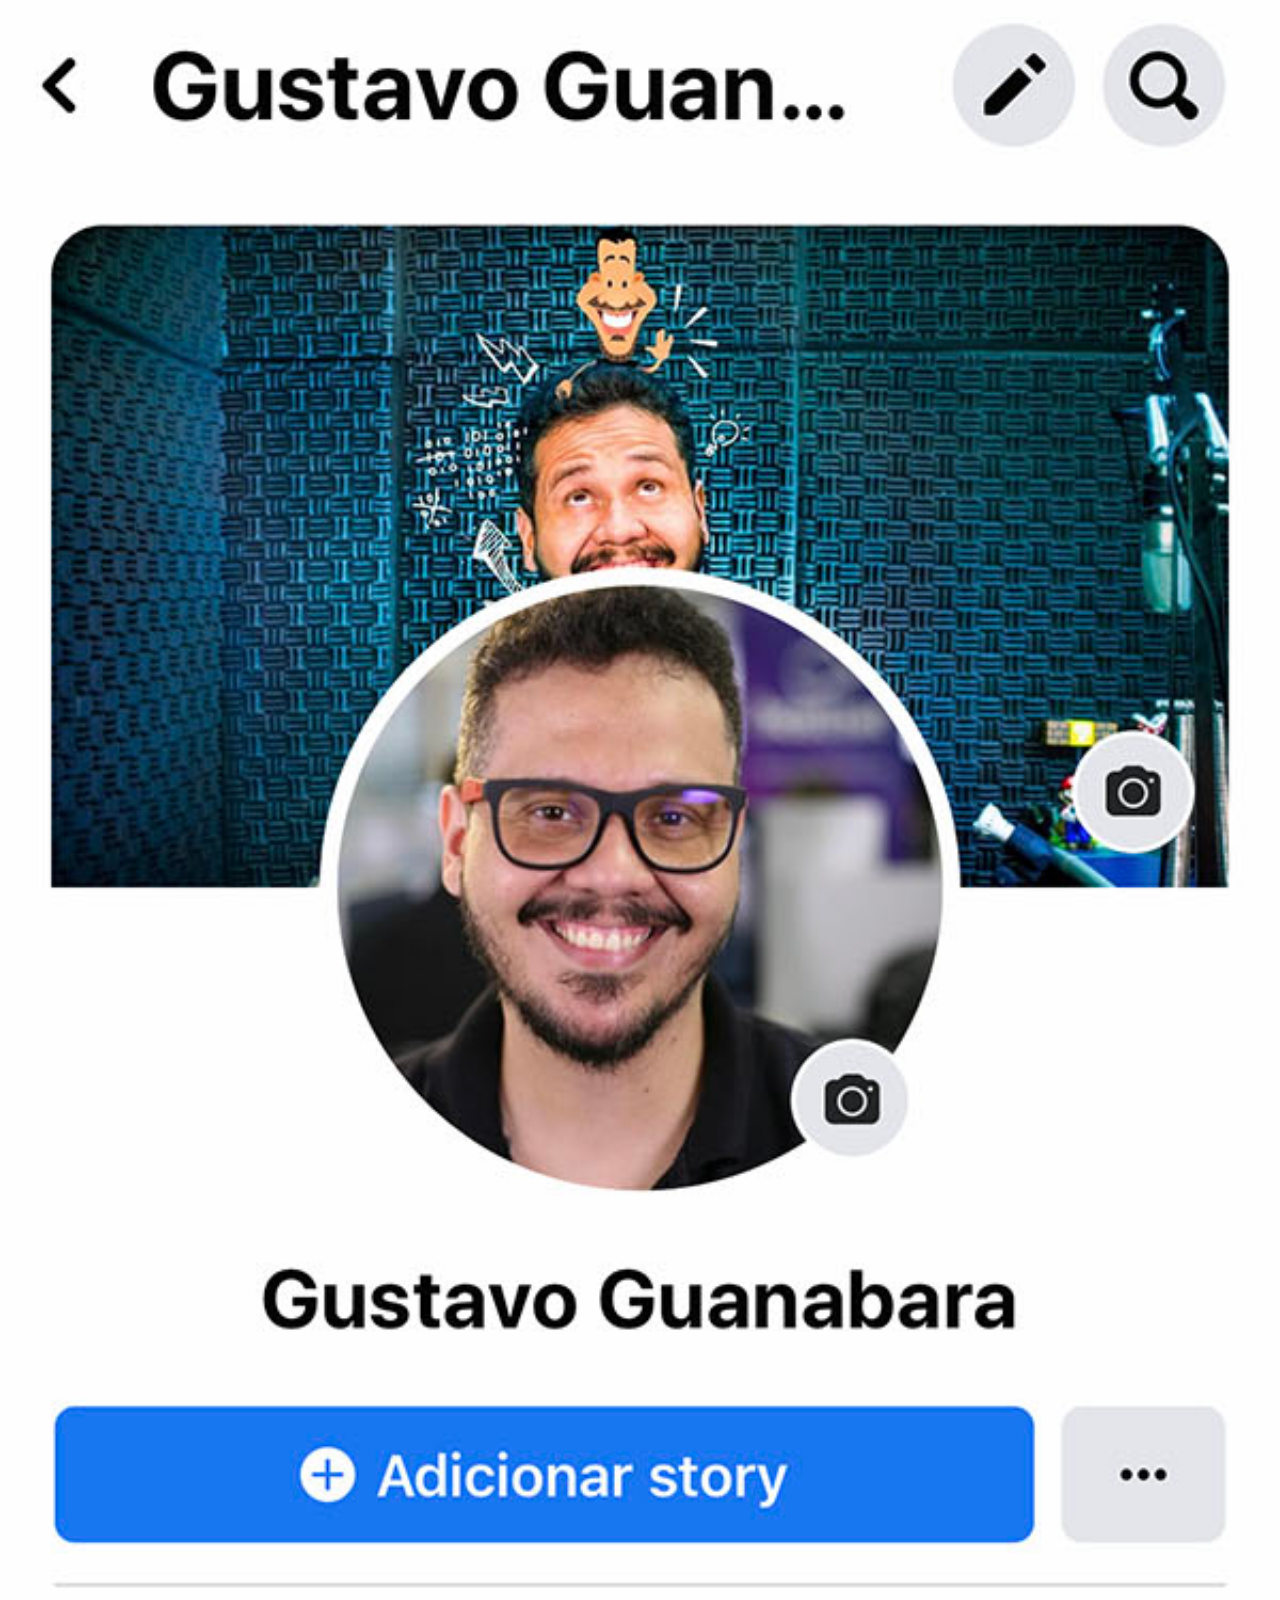
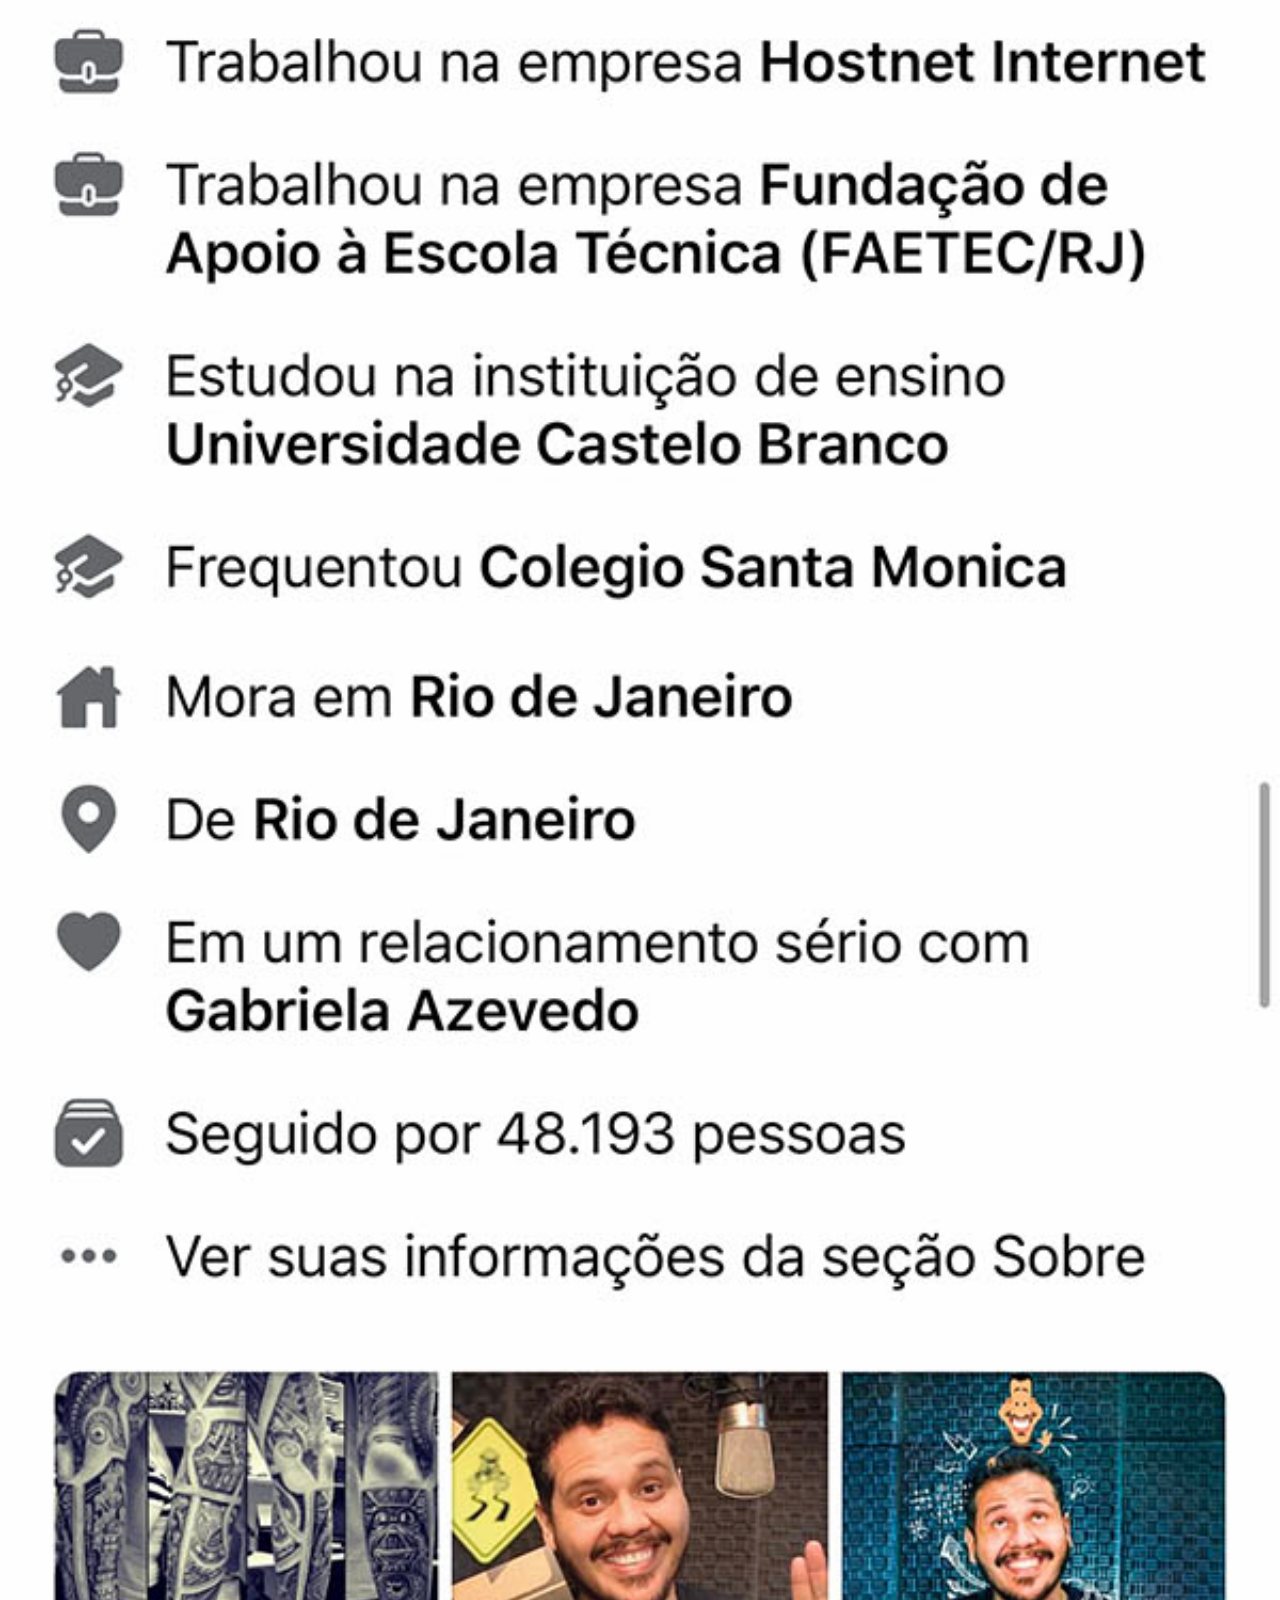
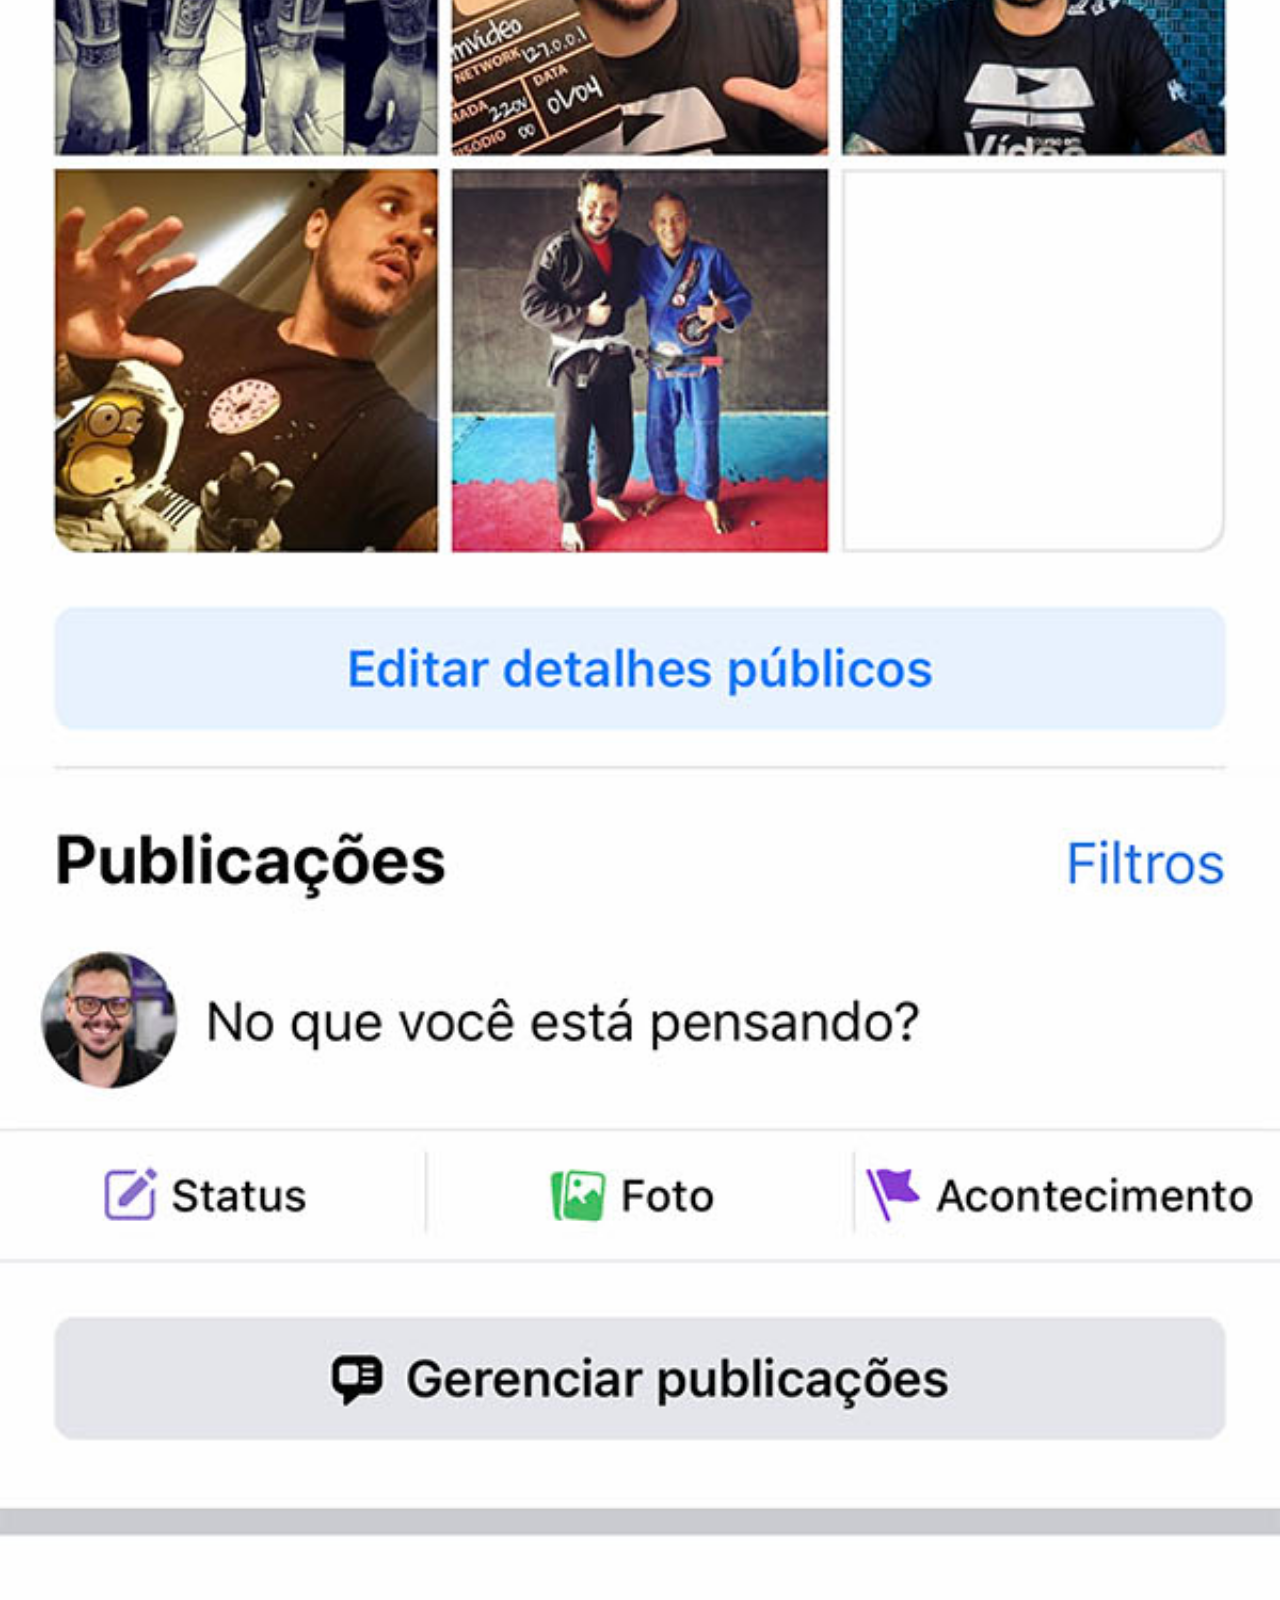
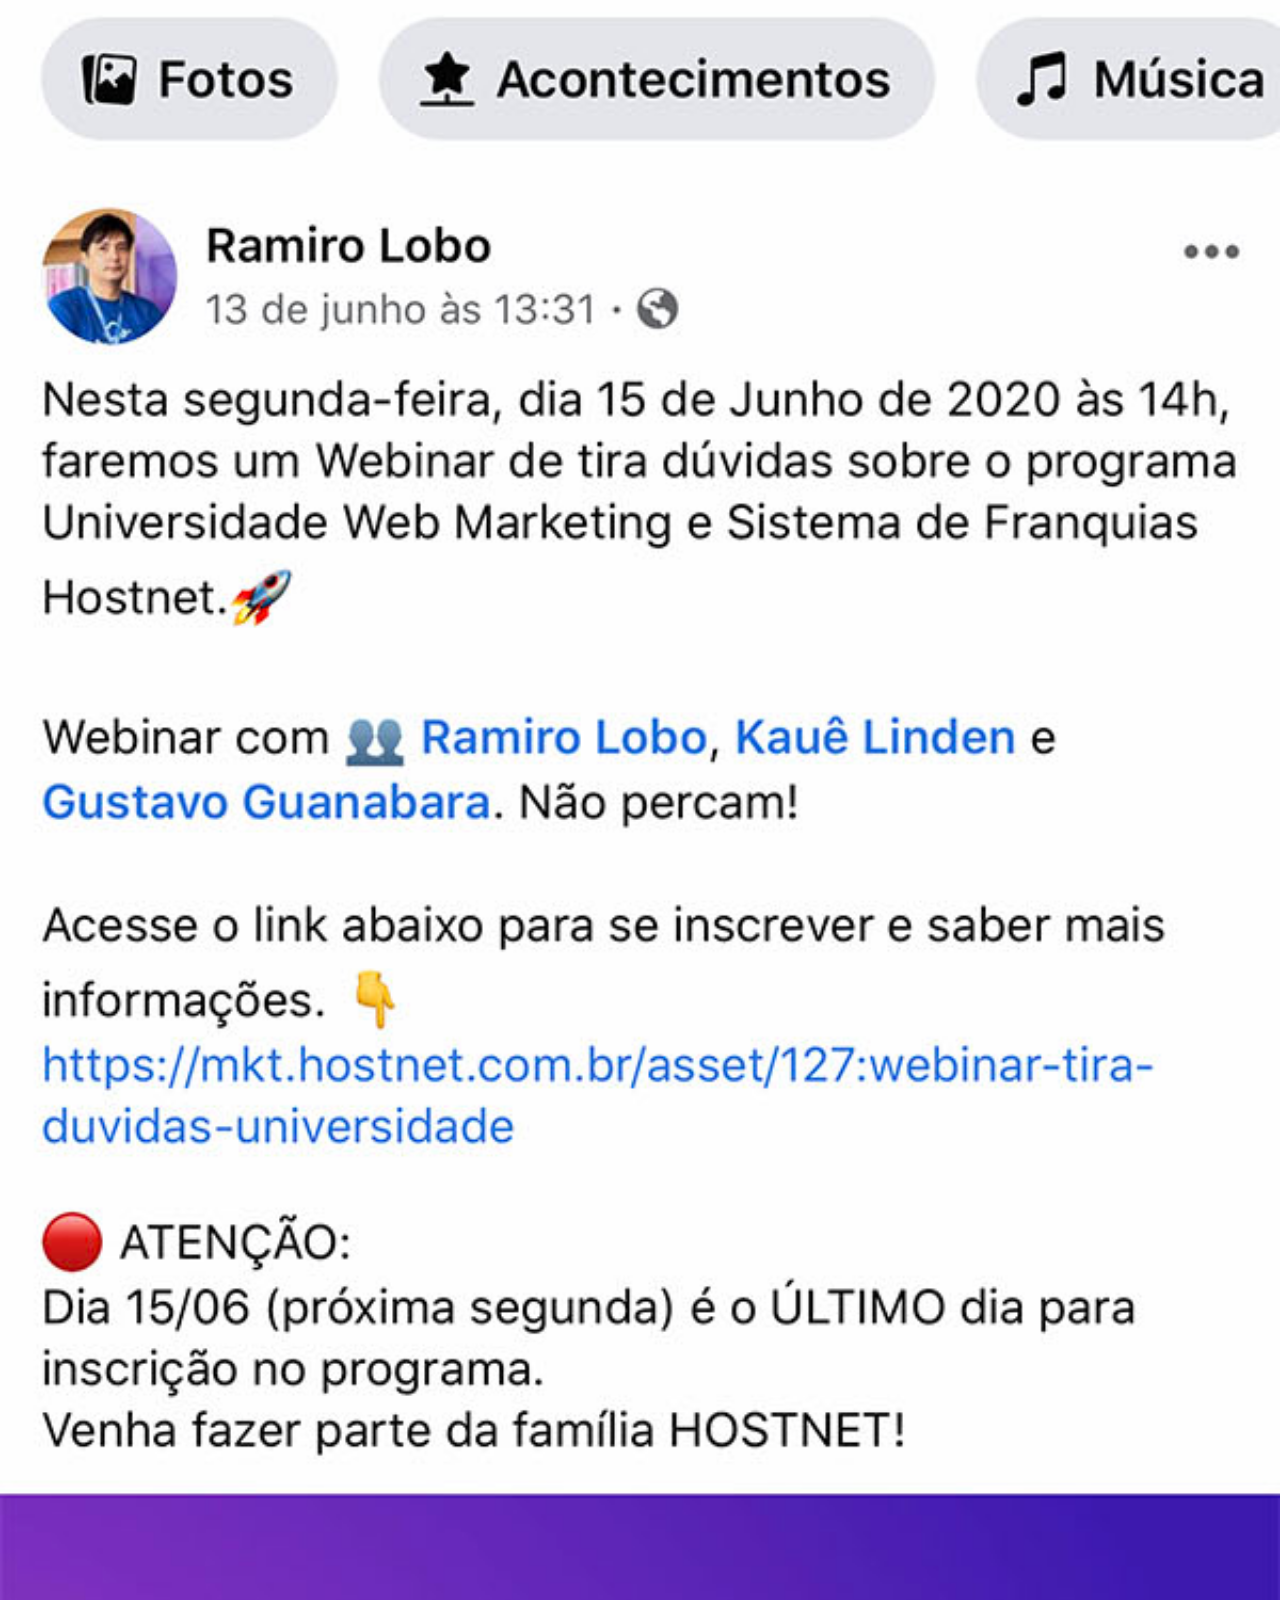
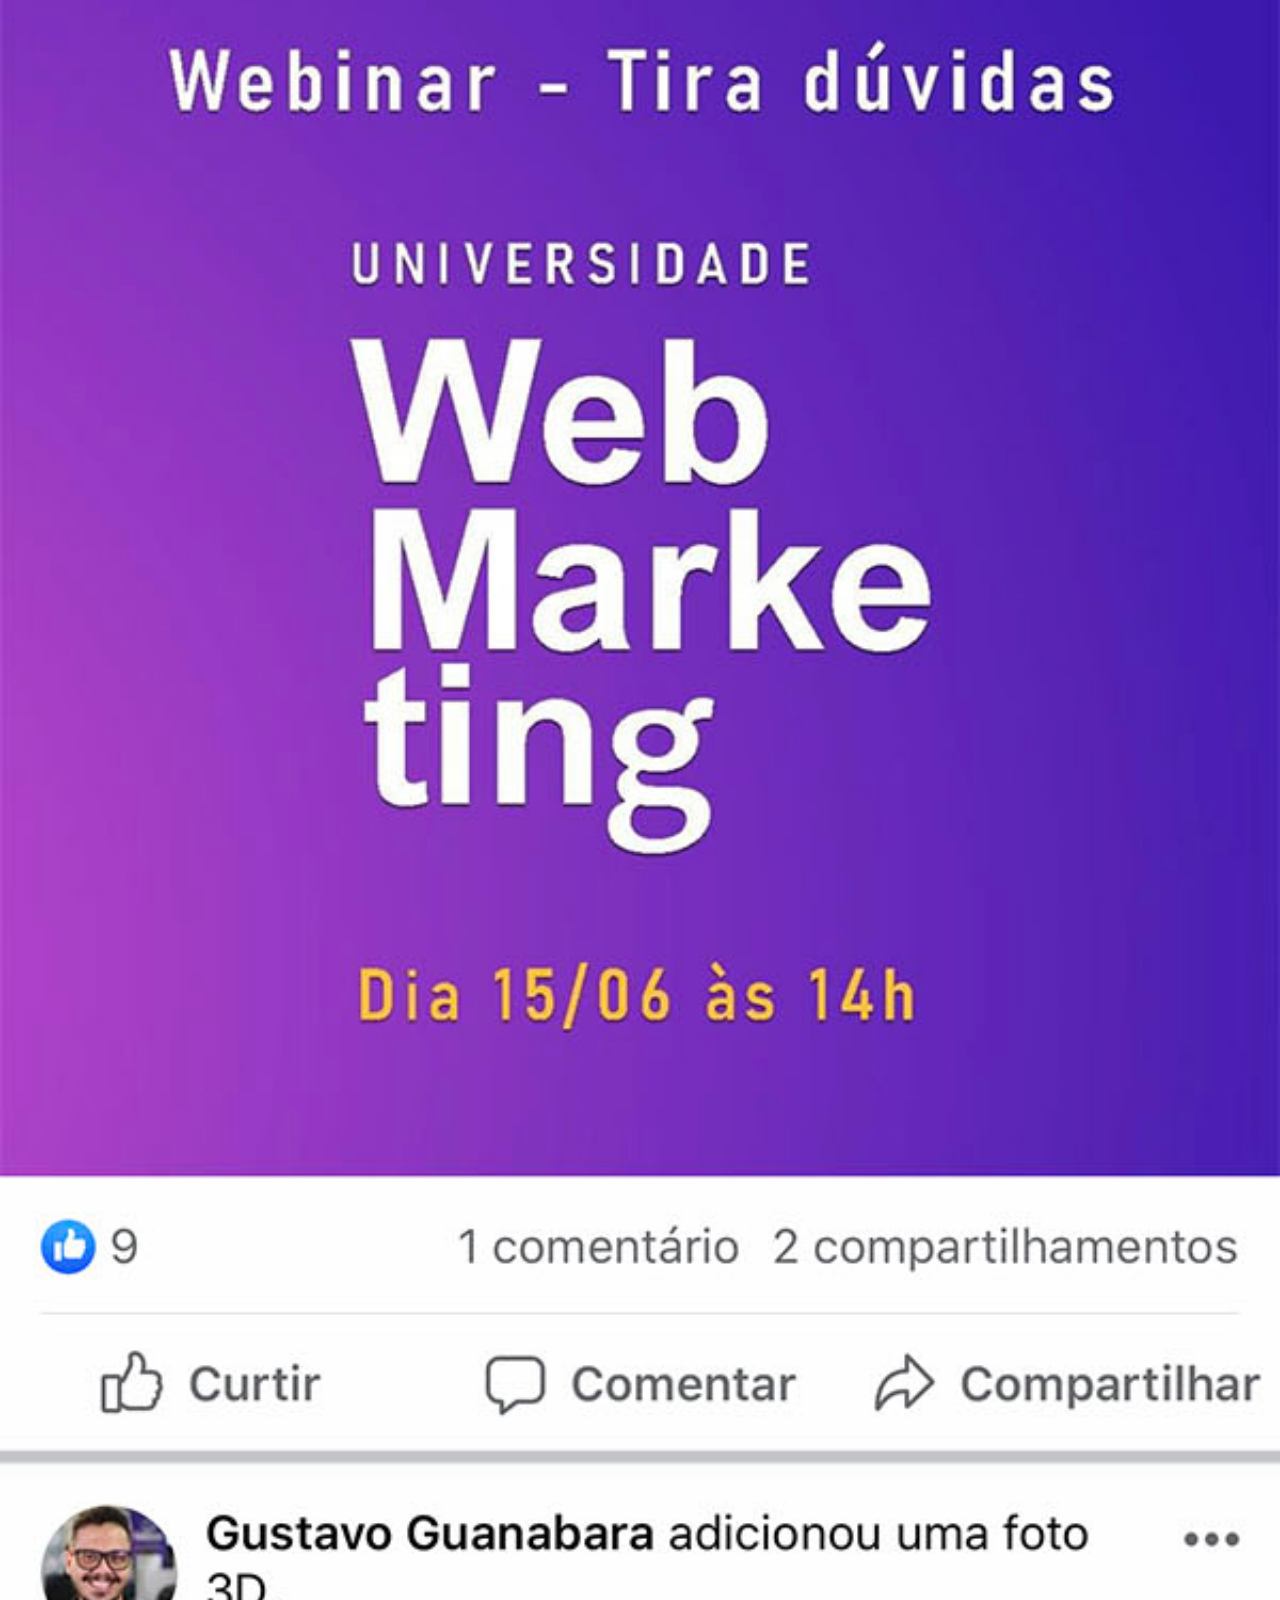
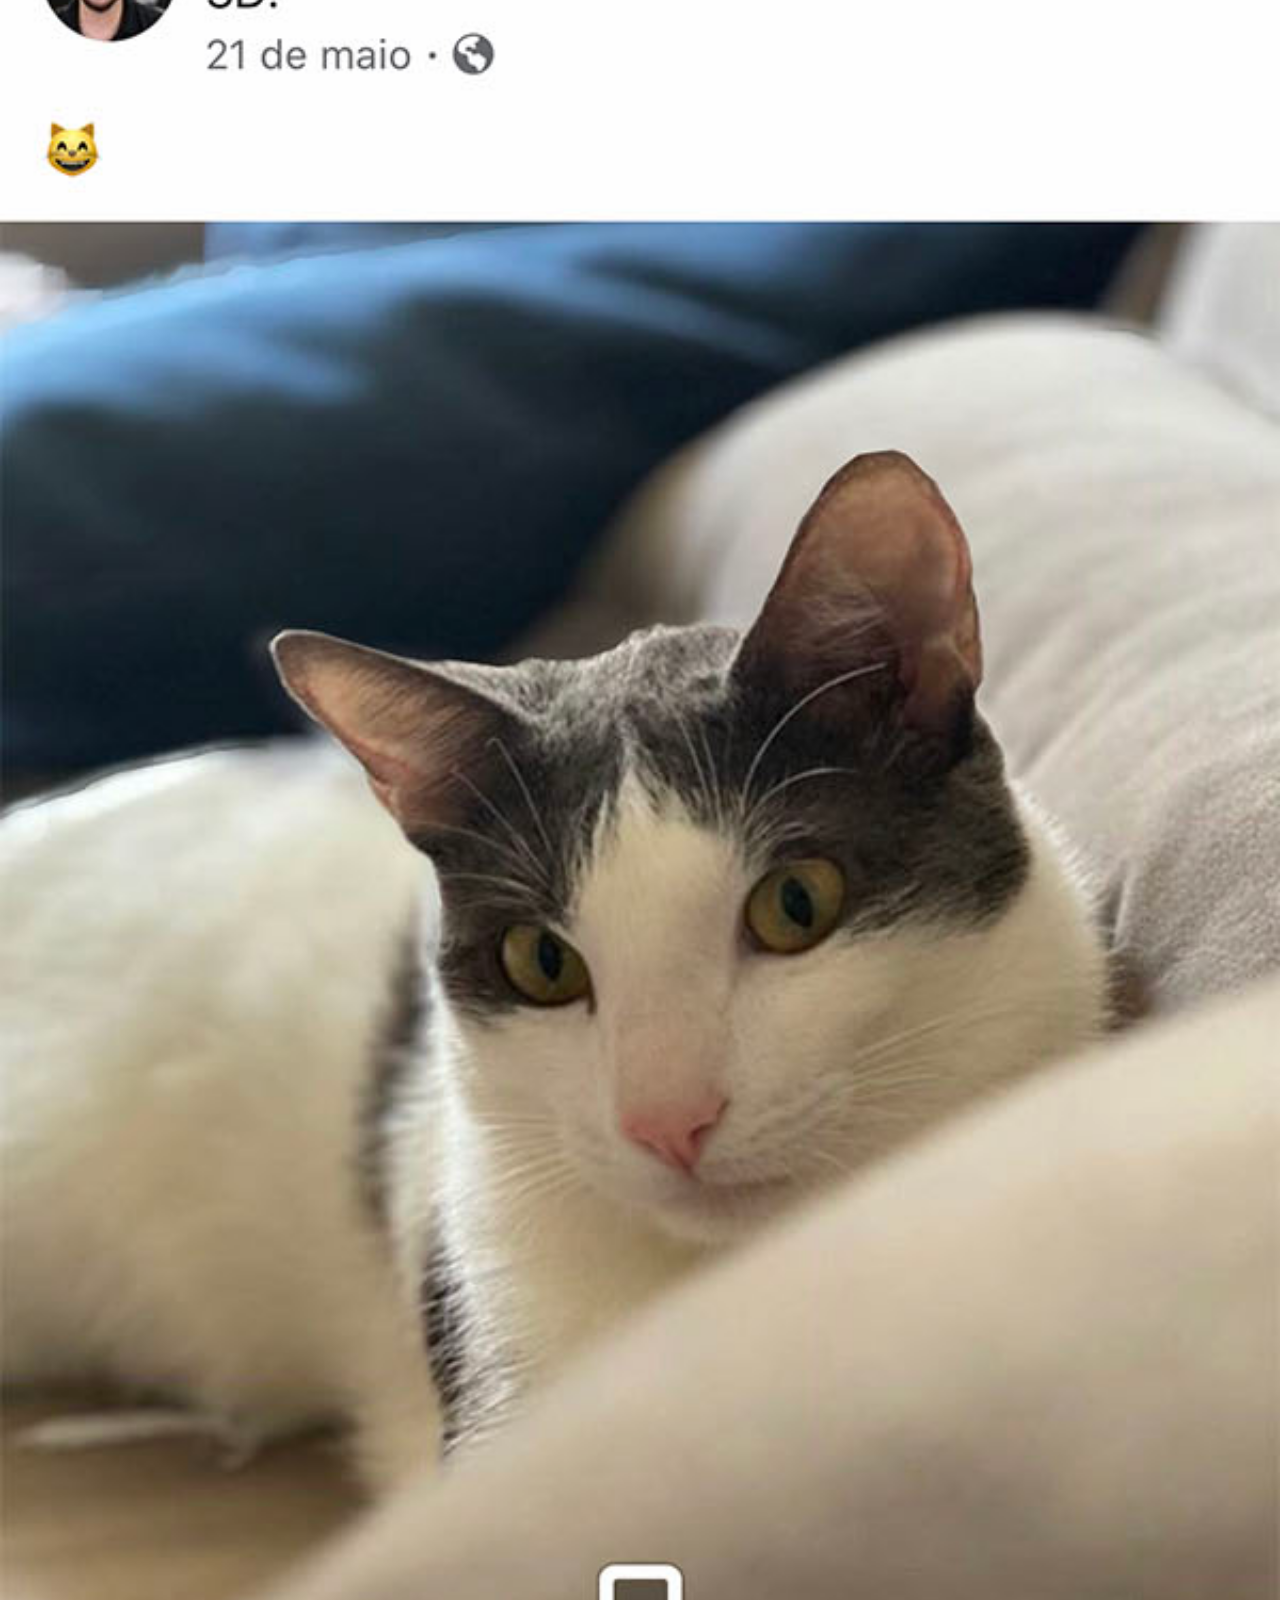
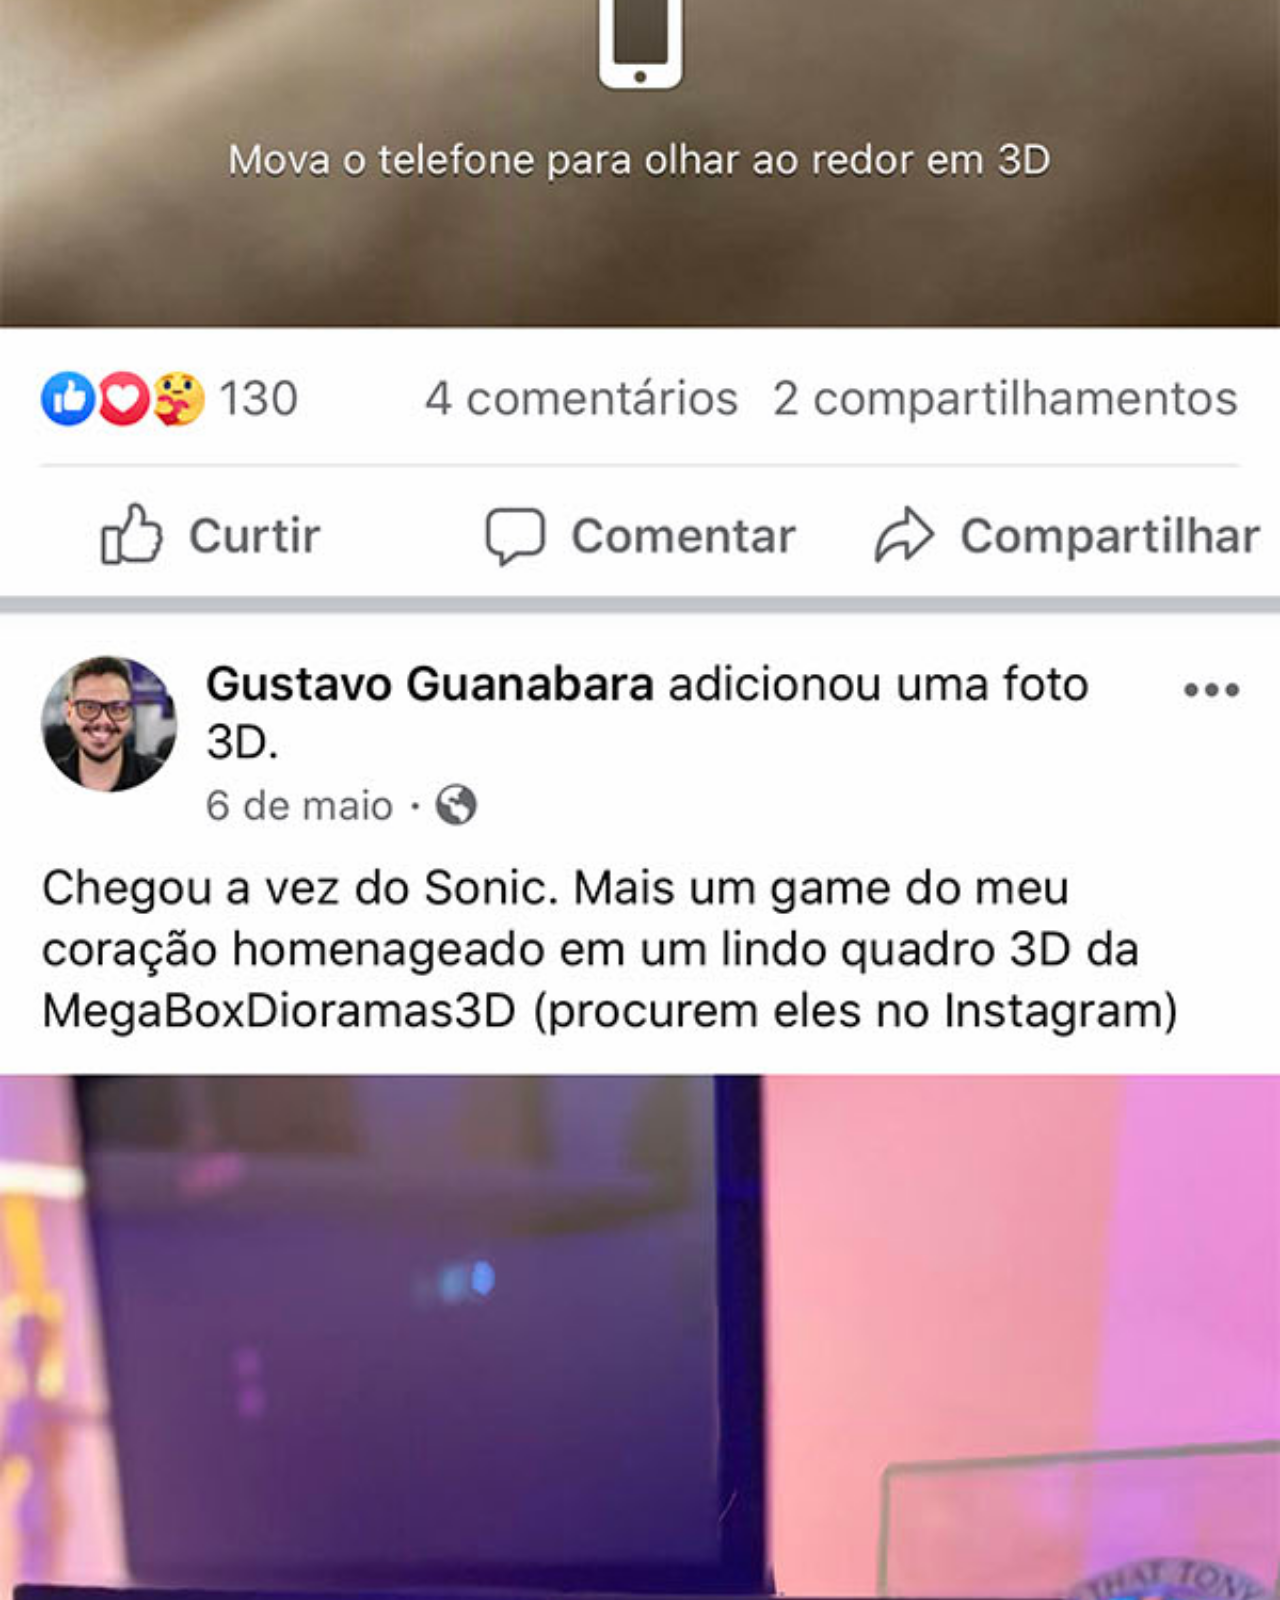
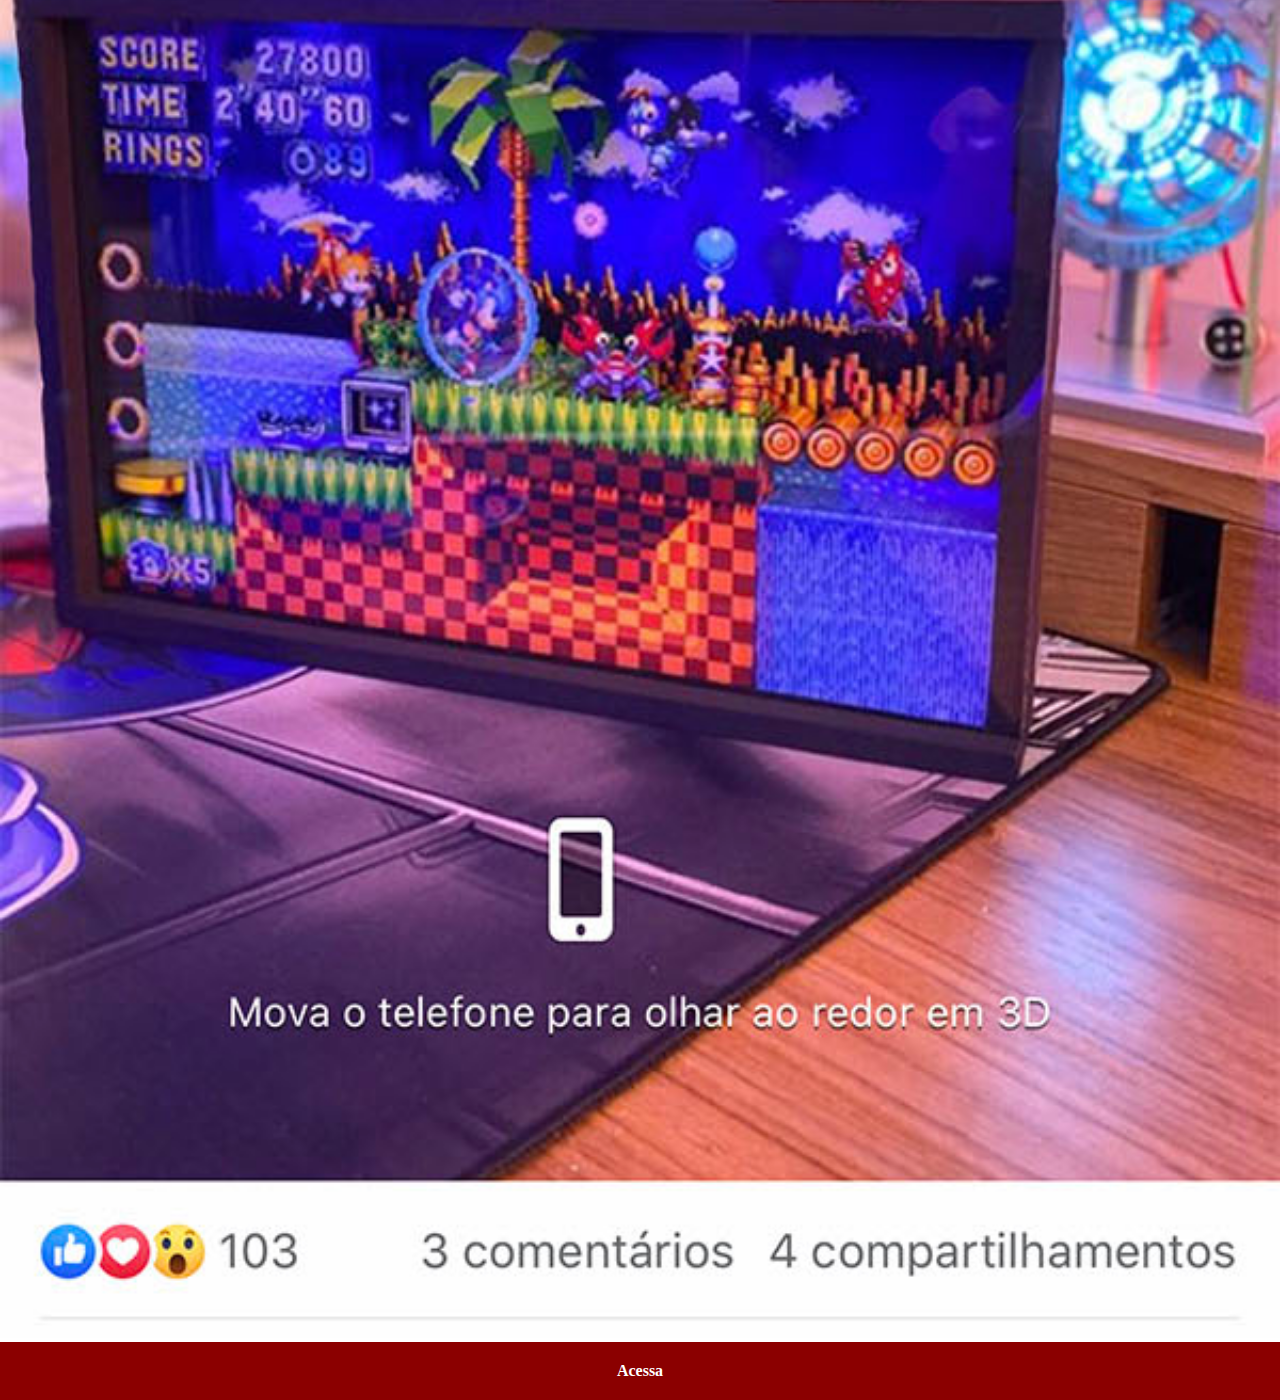
<file: face.html>
<!DOCTYPE html>
<html lang="pt-br">
<head>
    <meta charset="UTF-8">
    <meta http-equiv="X-UA-Compatible" content="IE=edge">
    <meta name="viewport" content="width=device-width, initial-scale=1.0">
    <style>
        * {
           margin: 0px;
           padding: 0px;
       }

       ::-webkit-scrollbar {
           height: 0px;
           width: 0px;
       }

       img {
           width: 100vw;
       }

       a {
           display: block;
           padding: 20px;
           background-color: darkred;
           color: white;
           text-align: center;
           text-decoration: none;
           font-weight: bold;
       }
   </style>
    <title>Document</title>
</head>
<body>
    <img src="imagens/tela-facebook.jpg" alt="facebook">
    <a href="https://www.facebook.com/">Acessa</a>
</body>
</html>
</file>
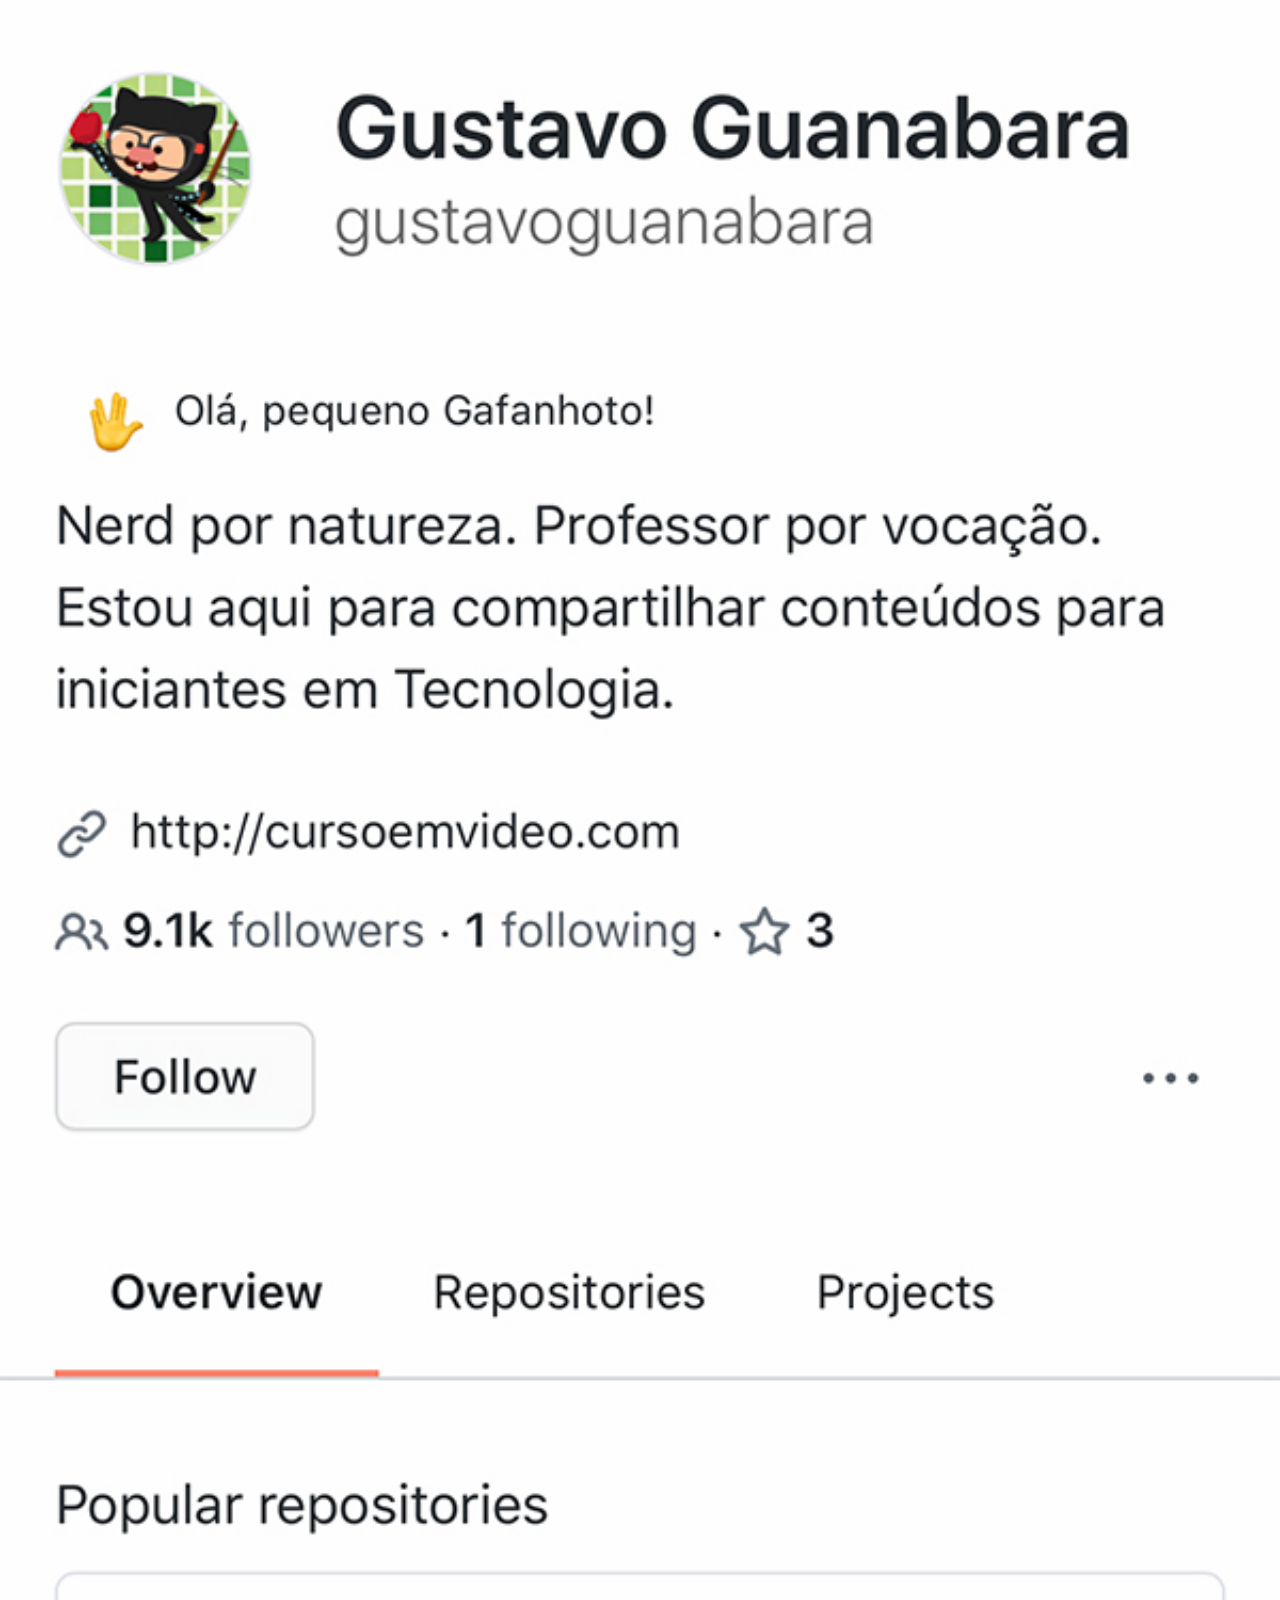
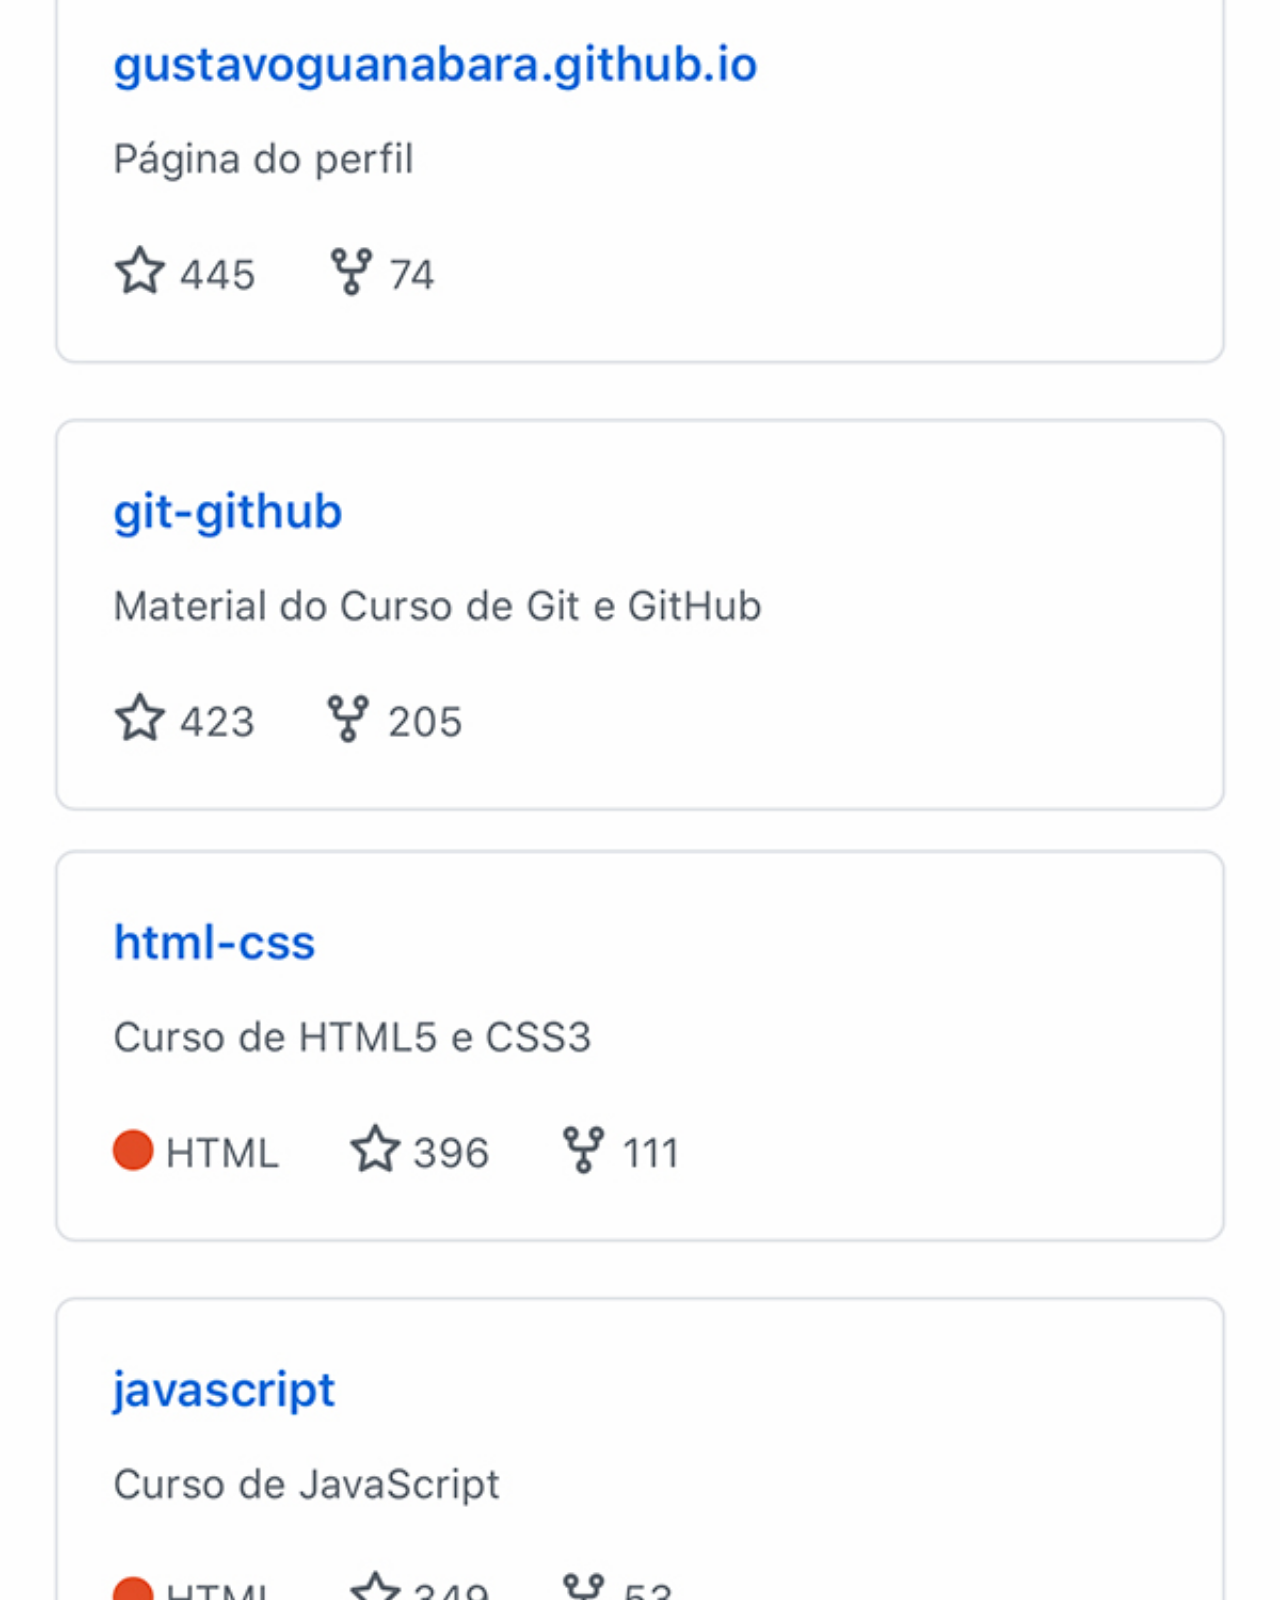
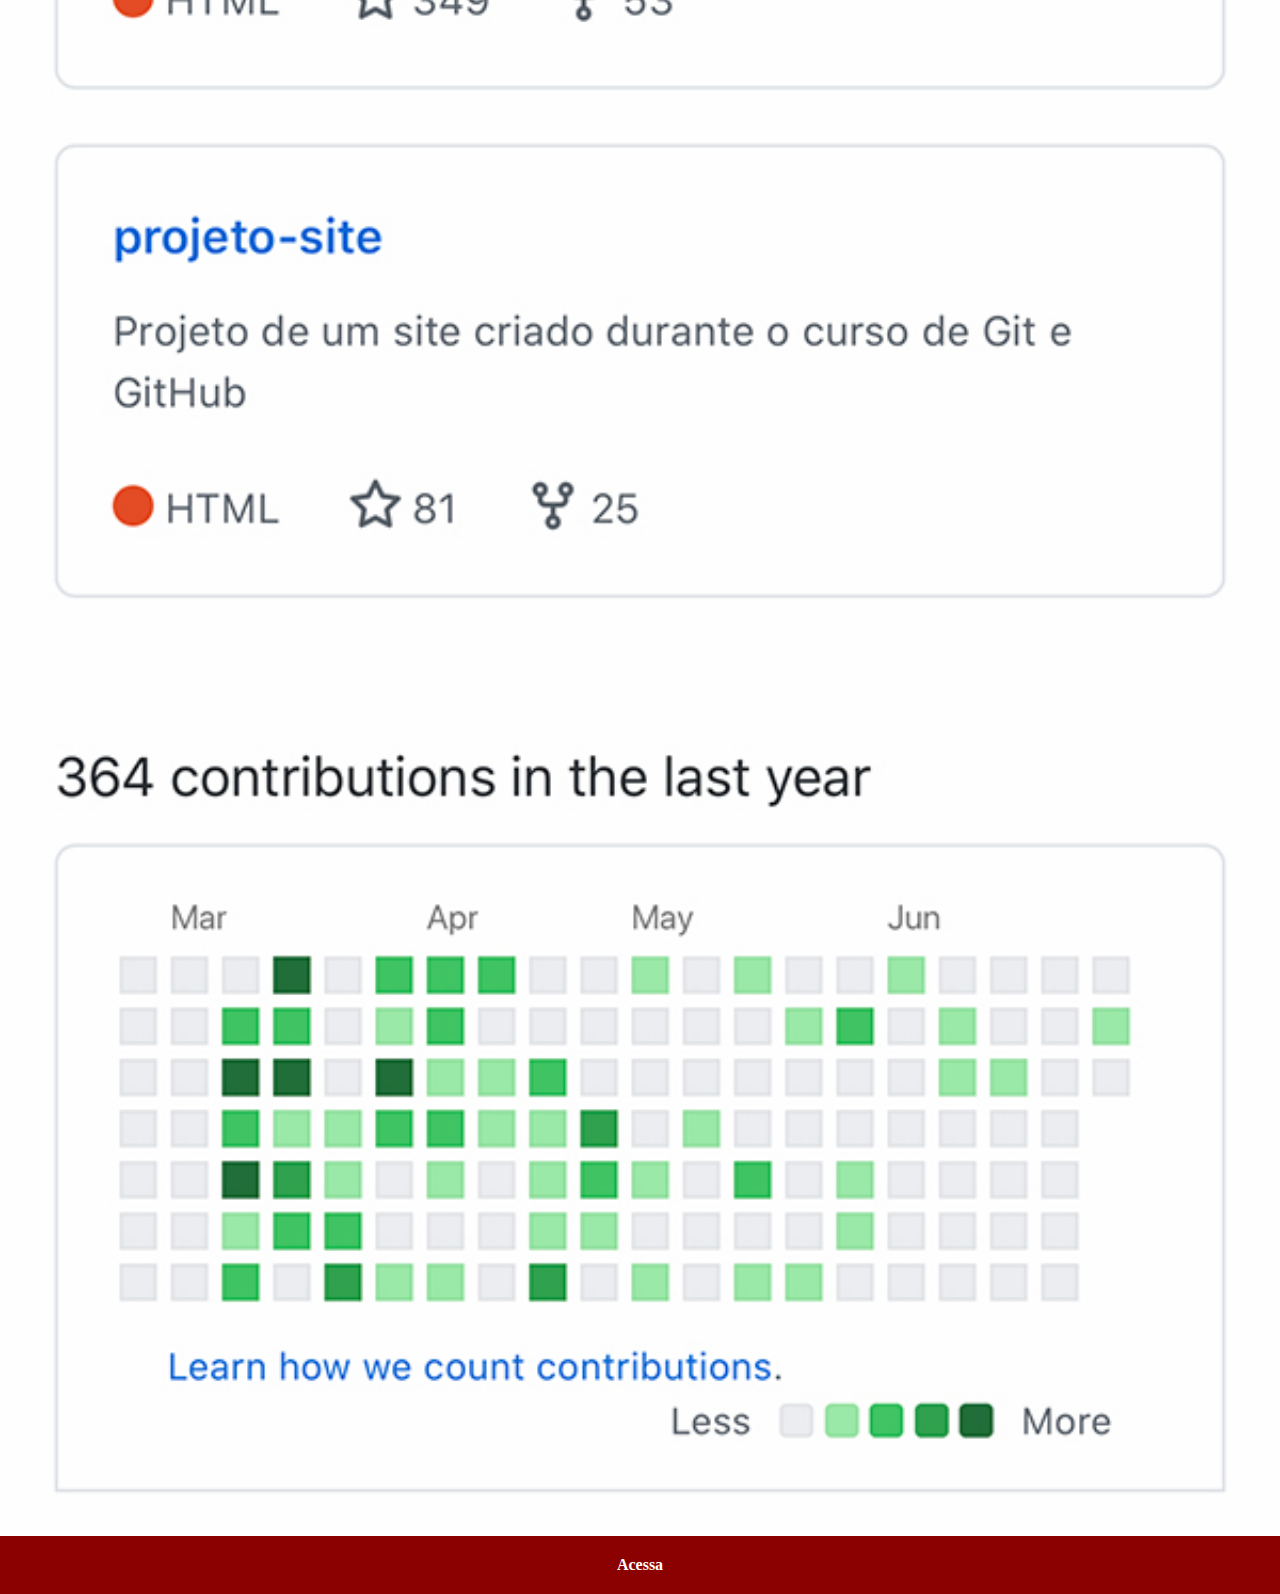
<file: github.html>
<!DOCTYPE html>
<html lang="en">
<head>
    <meta charset="UTF-8">
    <meta http-equiv="X-UA-Compatible" content="IE=edge">
    <meta name="viewport" content="width=device-width, initial-scale=1.0">
    <style>
        * {
            margin: 0px;
            padding: 0px;
        }

        ::-webkit-scrollbar {
            height: 0px;
            width: 0px;
        }

        img {
            width: 100vw;
        }

        a {
            display: block;
            padding: 20px;
            background-color: darkred;
            color: white;
            text-align: center;
            text-decoration: none;
            font-weight: bold;
        }
    </style>
    <title>Document</title>
</head>
<body>
    <img src="imagens/tela-github.jpg" alt="github">
    <a href="https://github.com/">Acessa</a>
</body>
</html>
</file>
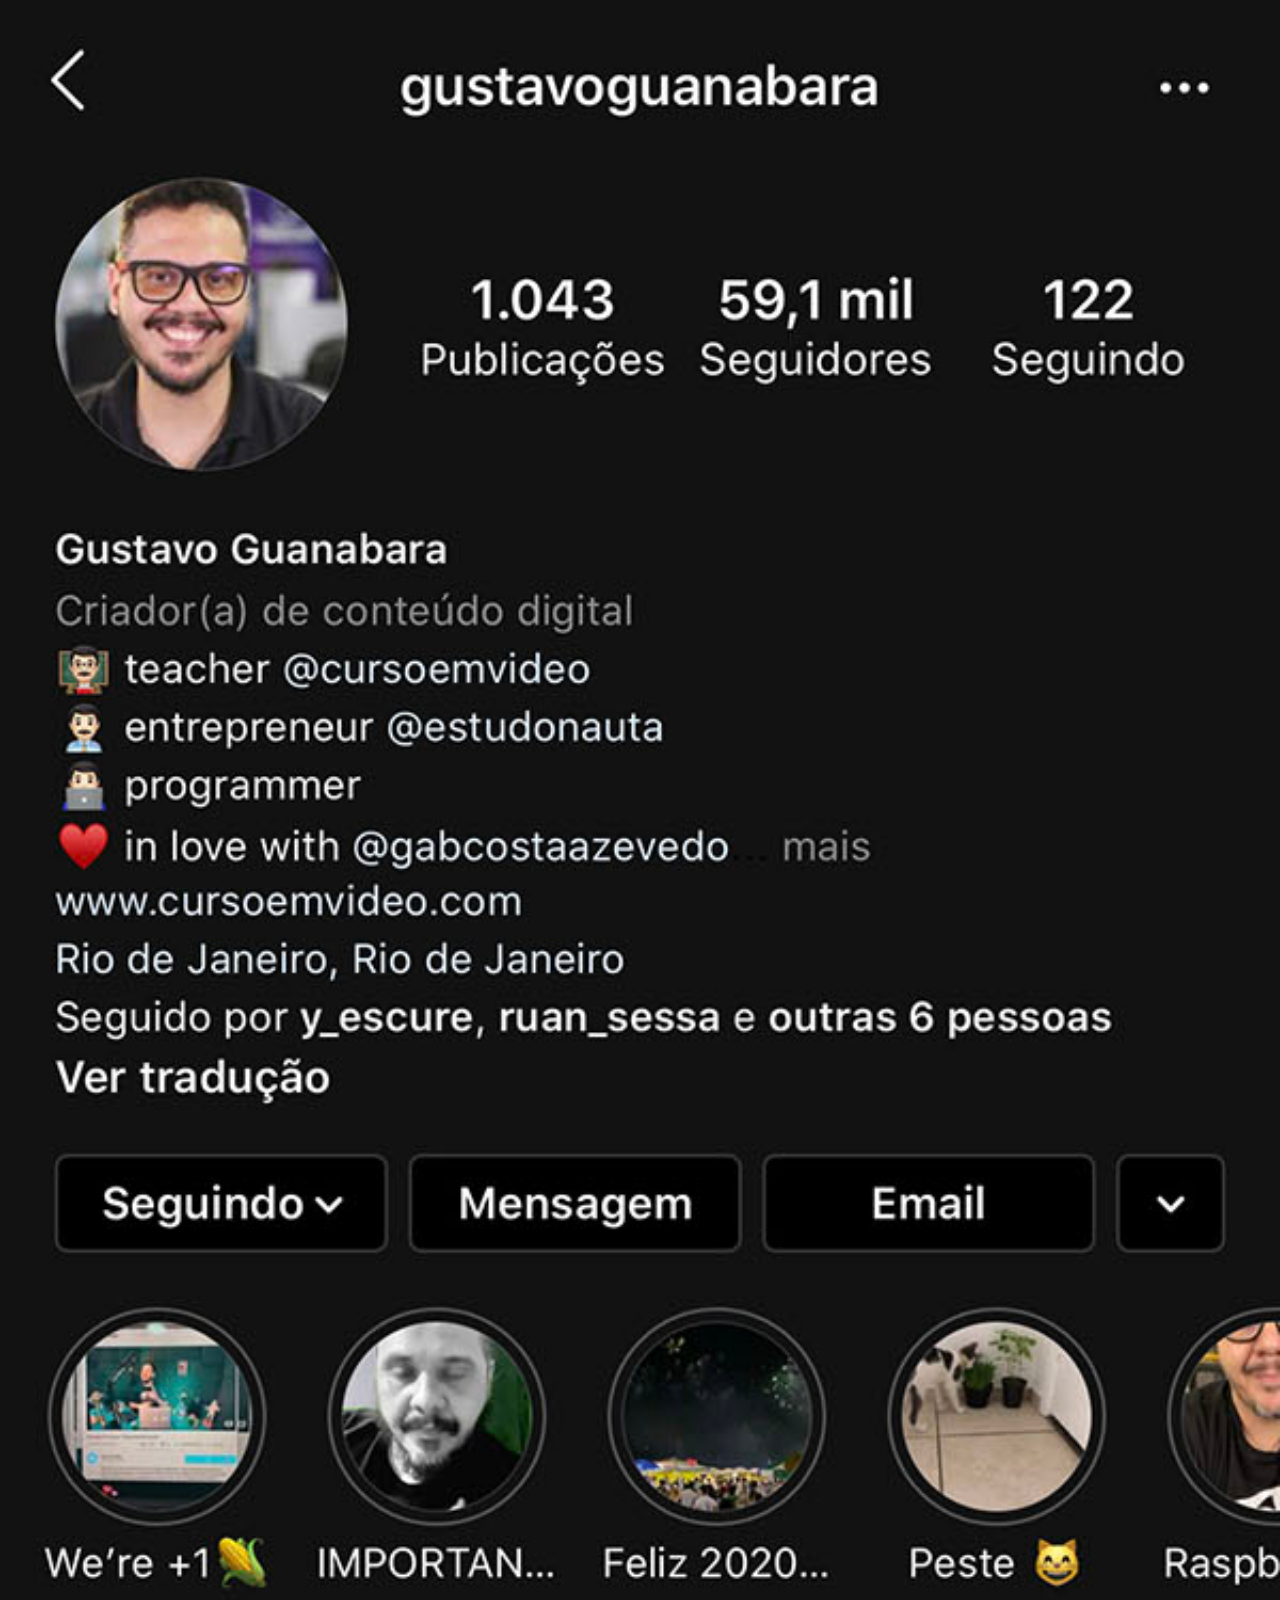
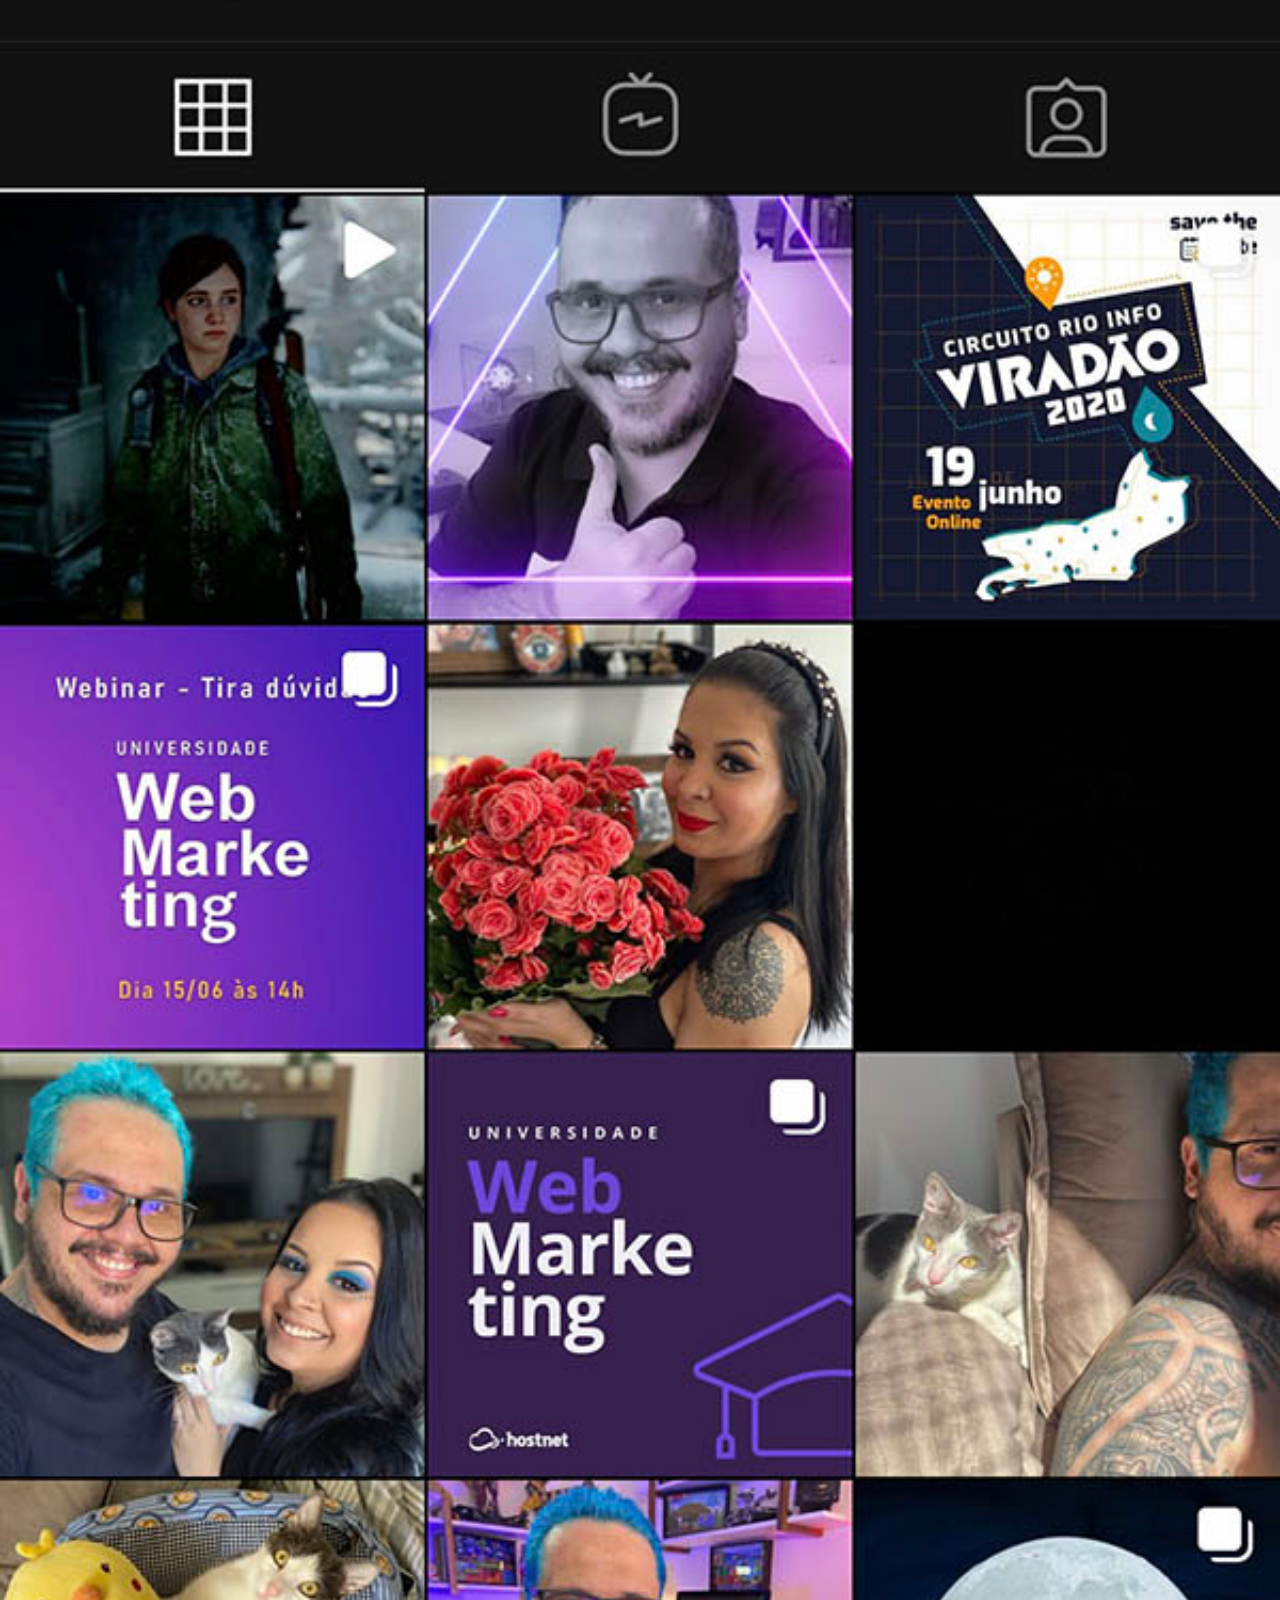
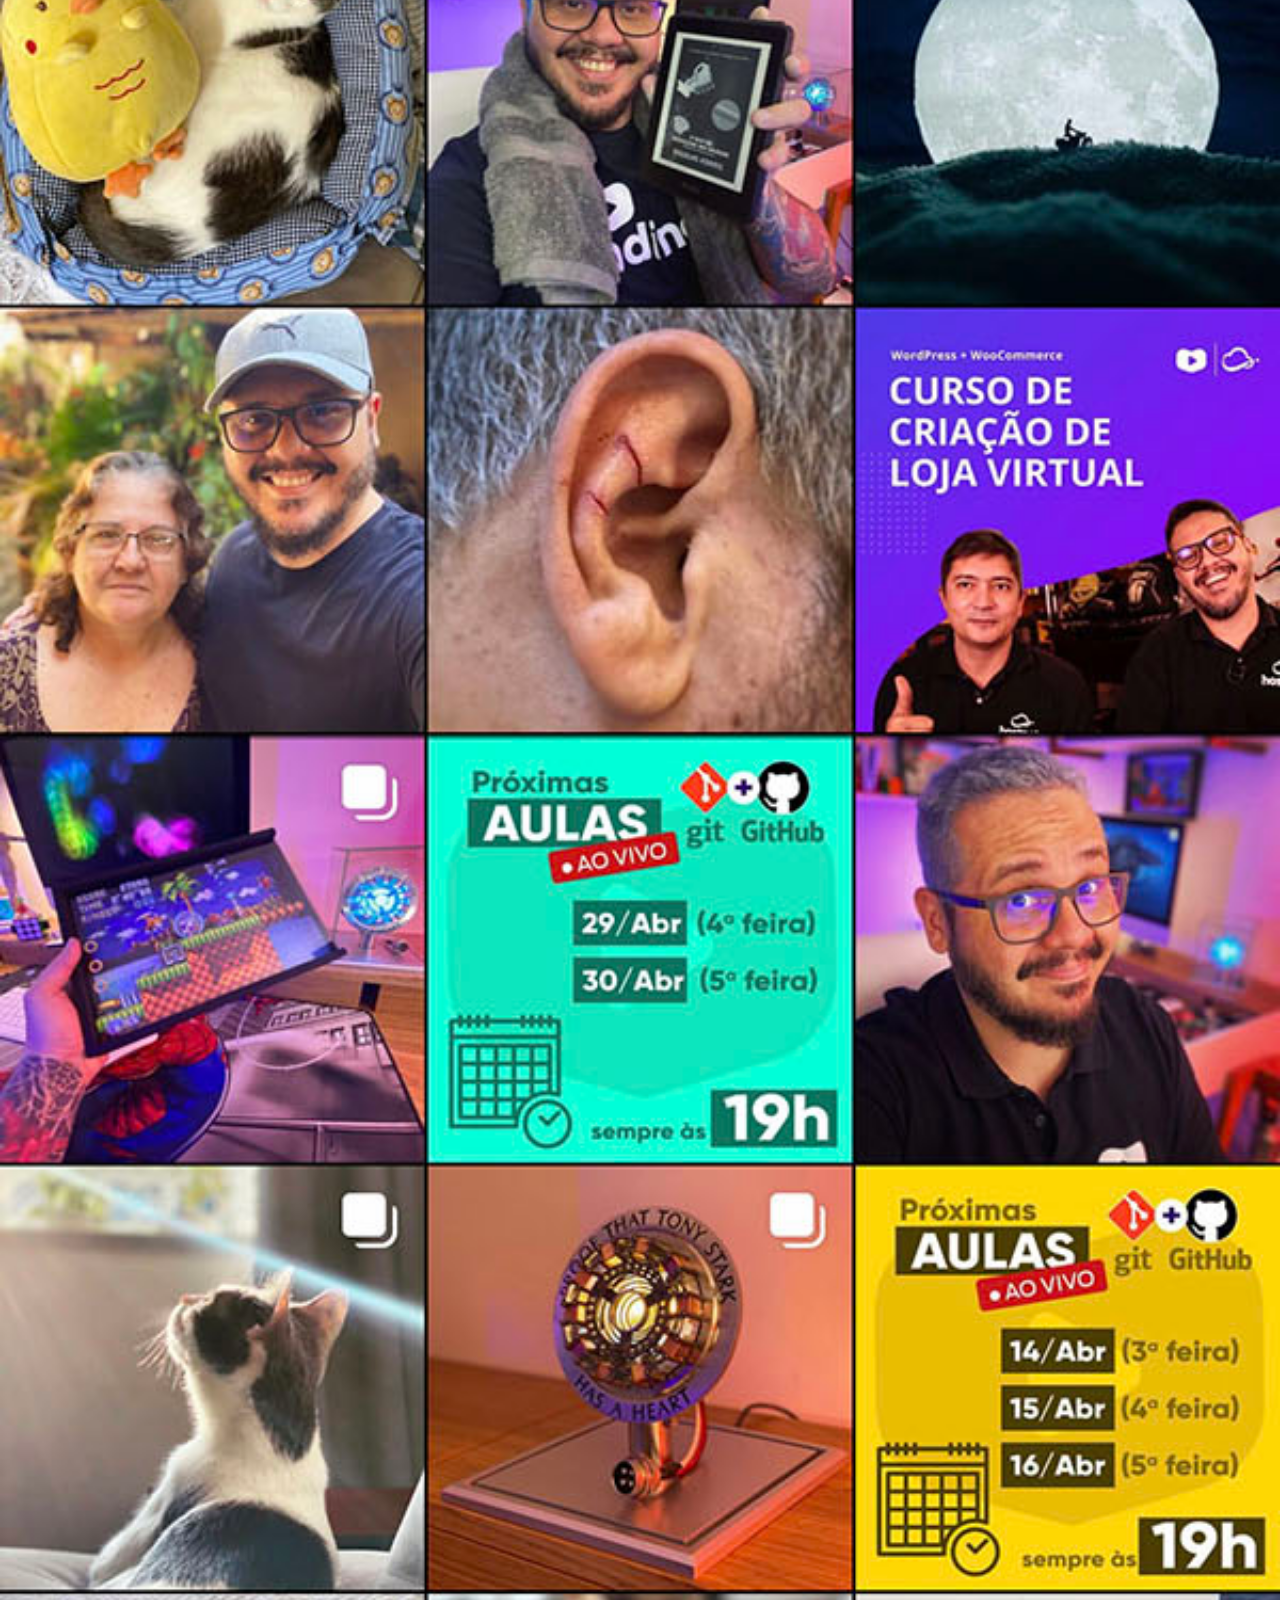
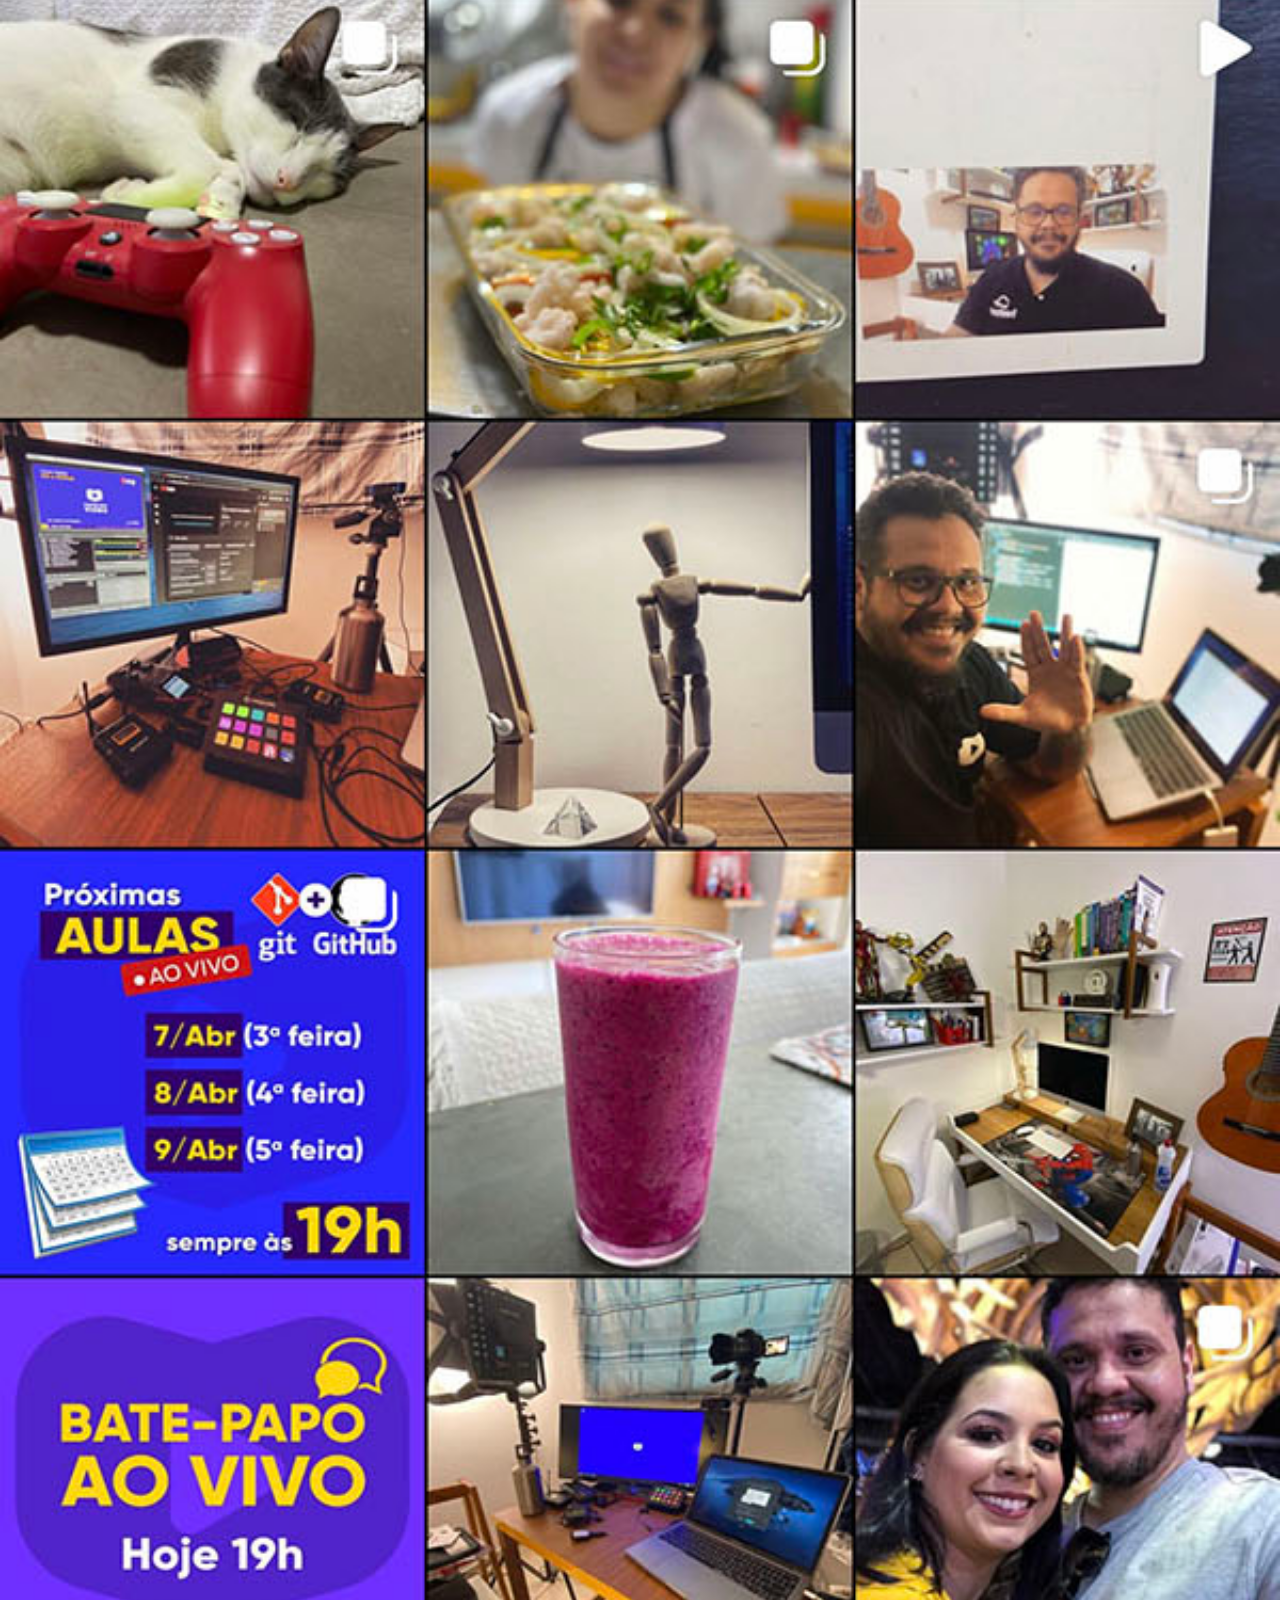
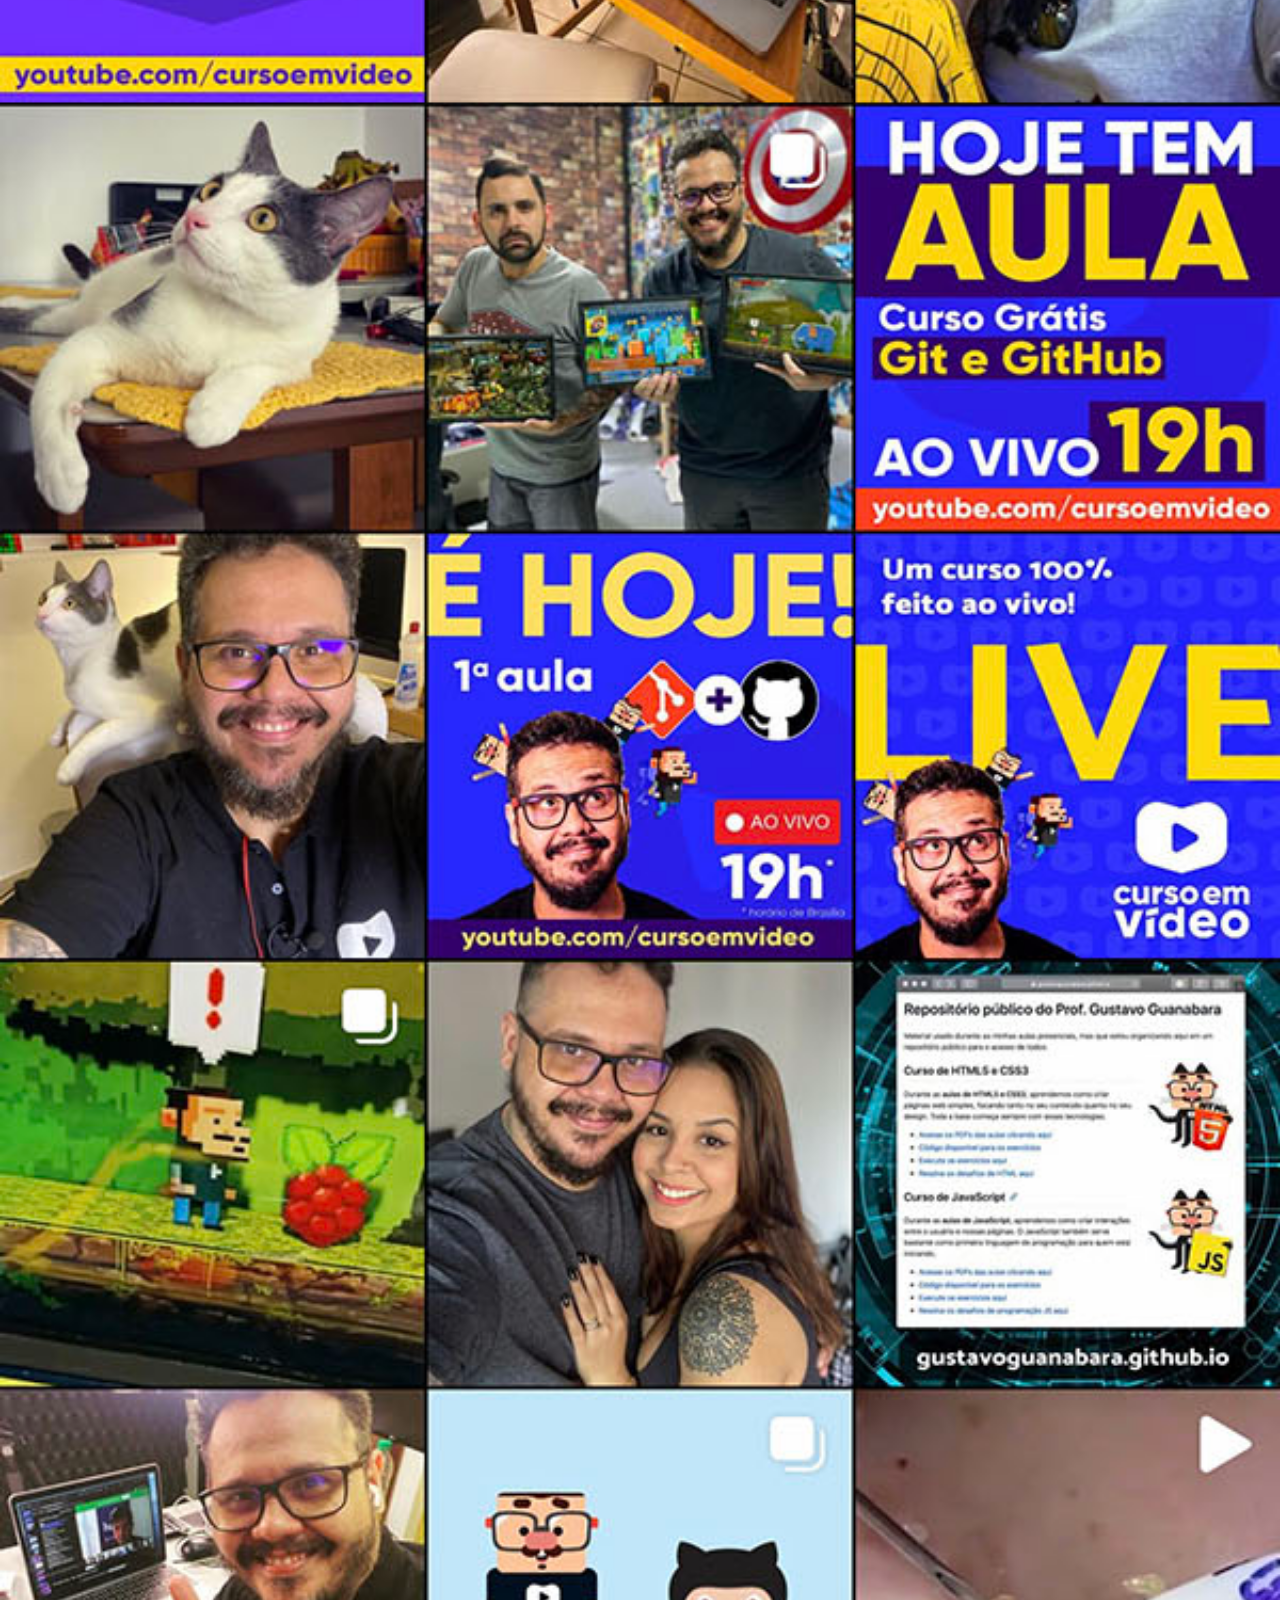
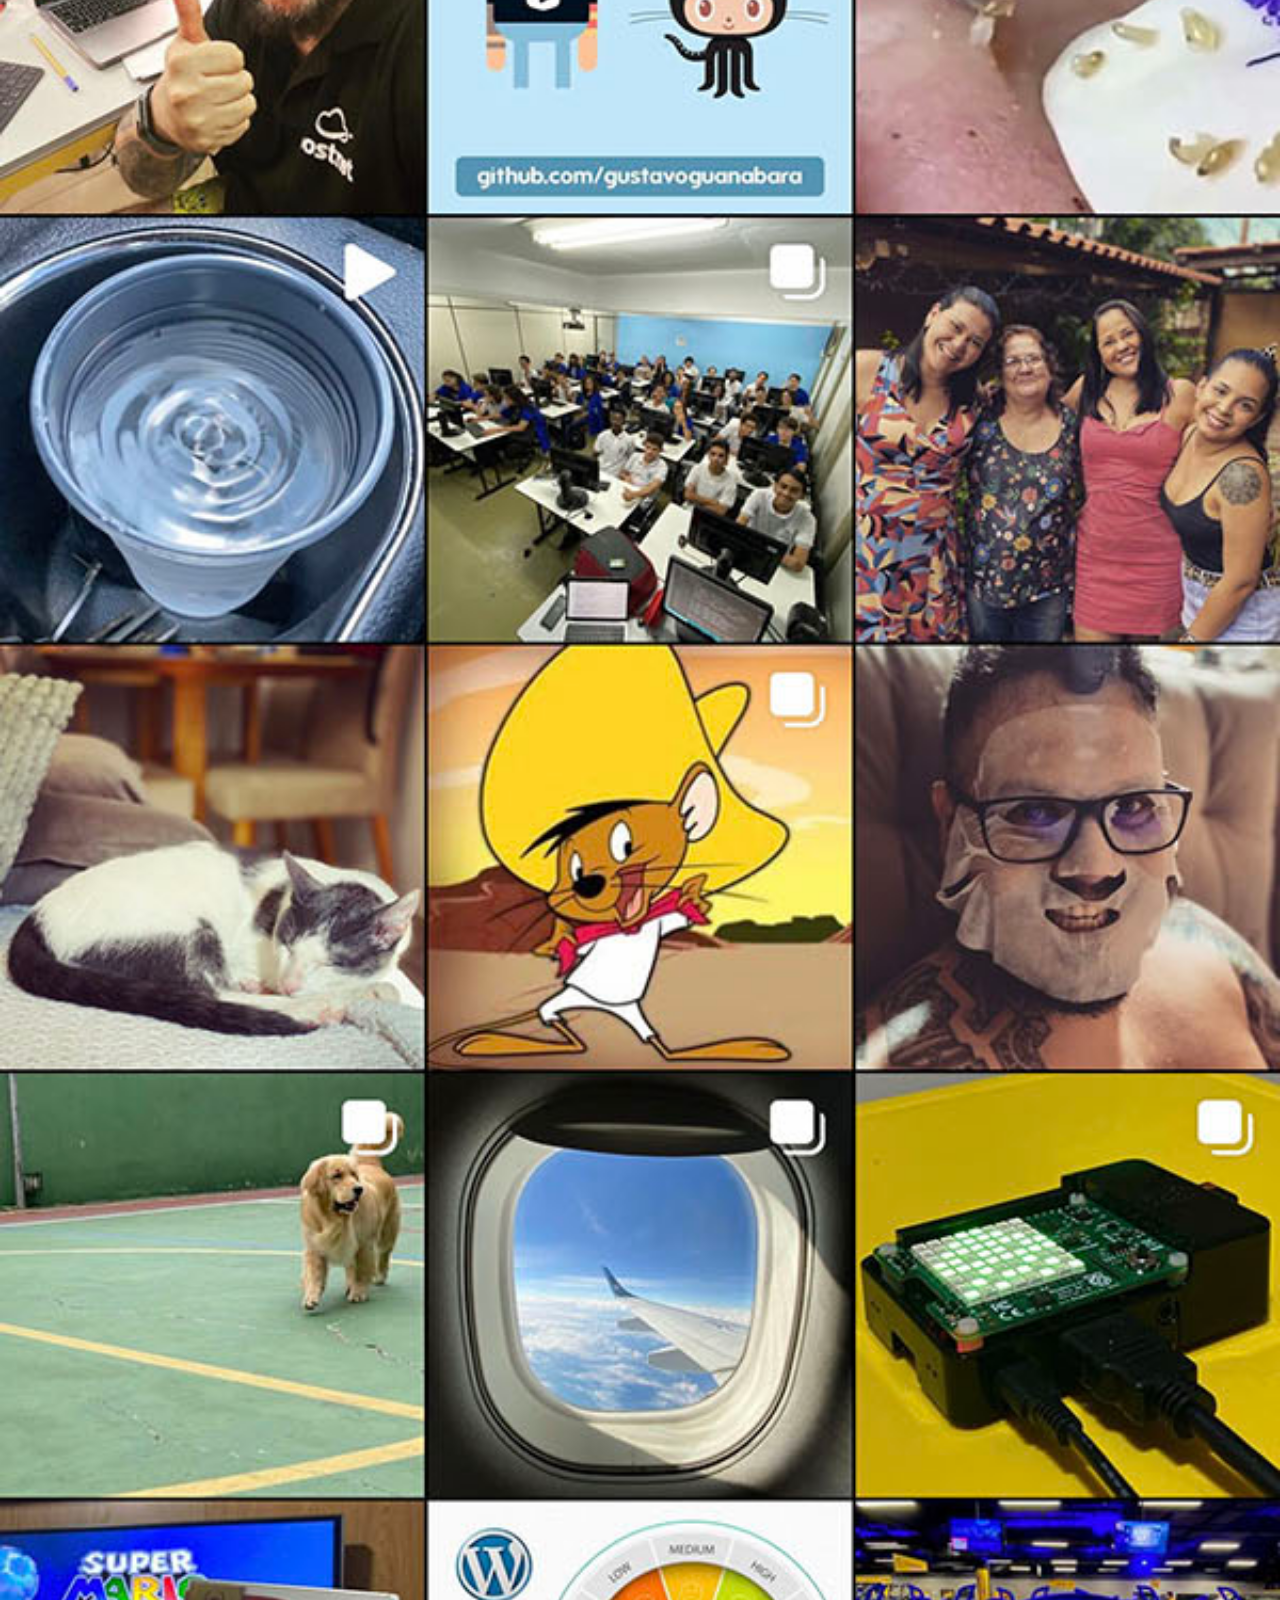
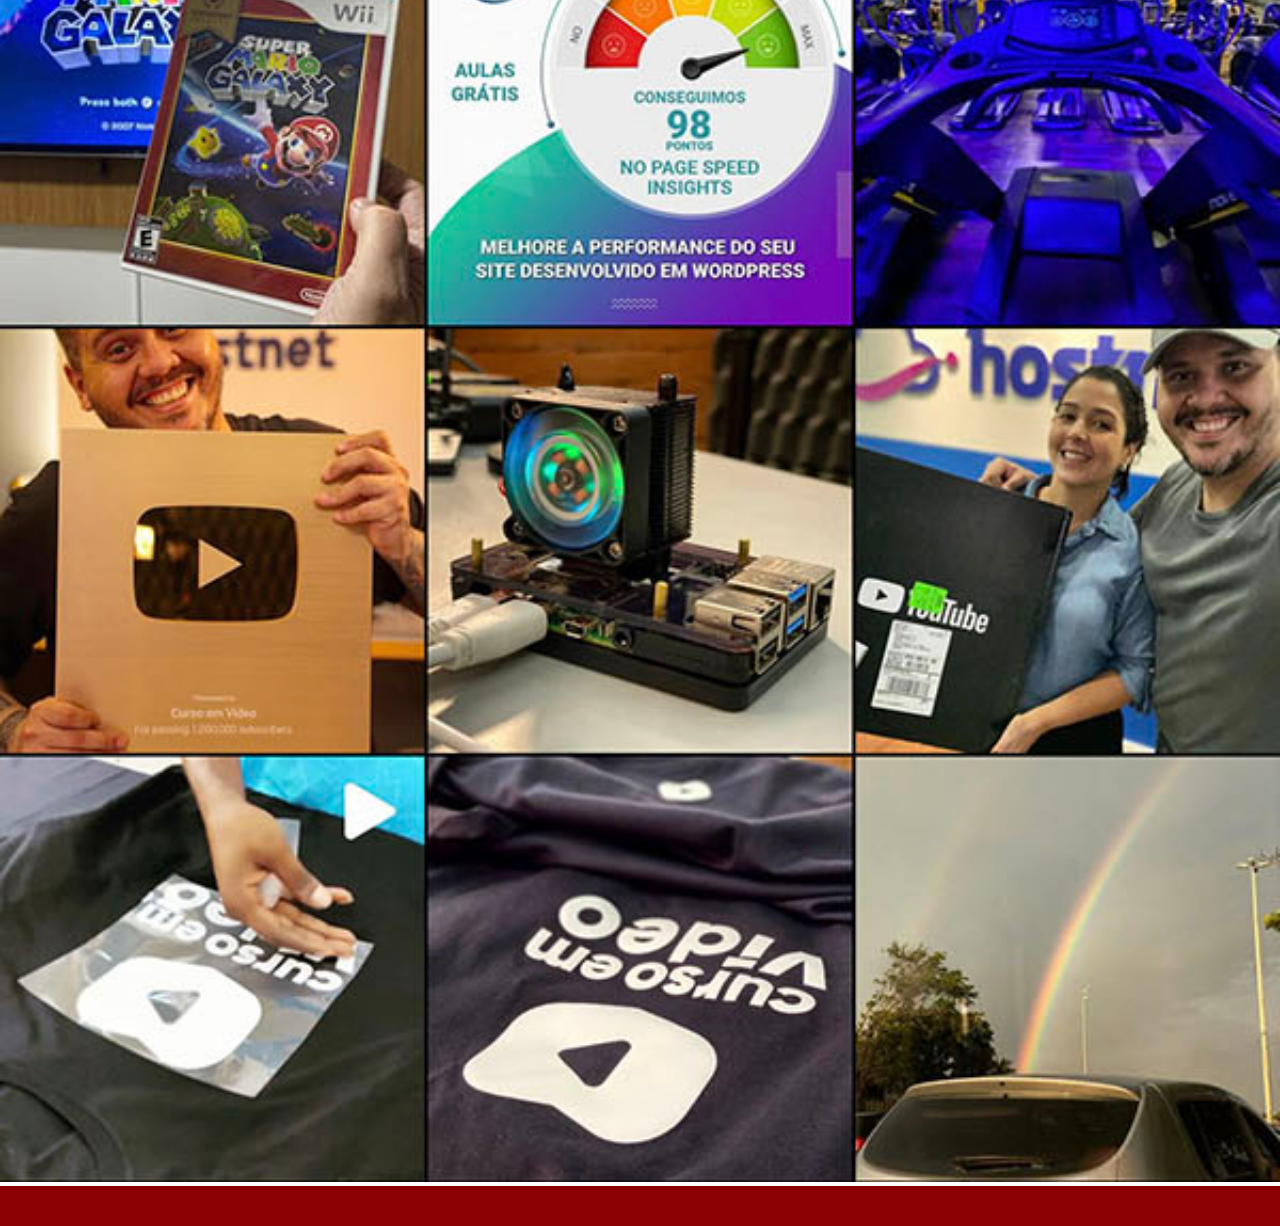
<file: insta.html>
<!DOCTYPE html>
<html lang="pt-br">
<head>
    <meta charset="UTF-8">
    <meta http-equiv="X-UA-Compatible" content="IE=edge">
    <meta name="viewport" content="width=device-width, initial-scale=1.0">
    <style>
        * {
           margin: 0px;
           padding: 0px;
       }

       ::-webkit-scrollbar {
           height: 0px;
           width: 0px;
       }

       img {
           width: 100vw;
       }

       a {
           display: block;
           padding: 20px;
           background-color: darkred;
           color: white;
           text-align: center;
           text-decoration: none;
           font-weight: bold;
       }
   </style>
    <title>Document</title>
</head>
<body>
    <img src="imagens/tela-instagram.jpg" alt="instagrem">
    <a href="https://www.instagram.com/" target="_blank"></a>
</body>
</html>
</file>
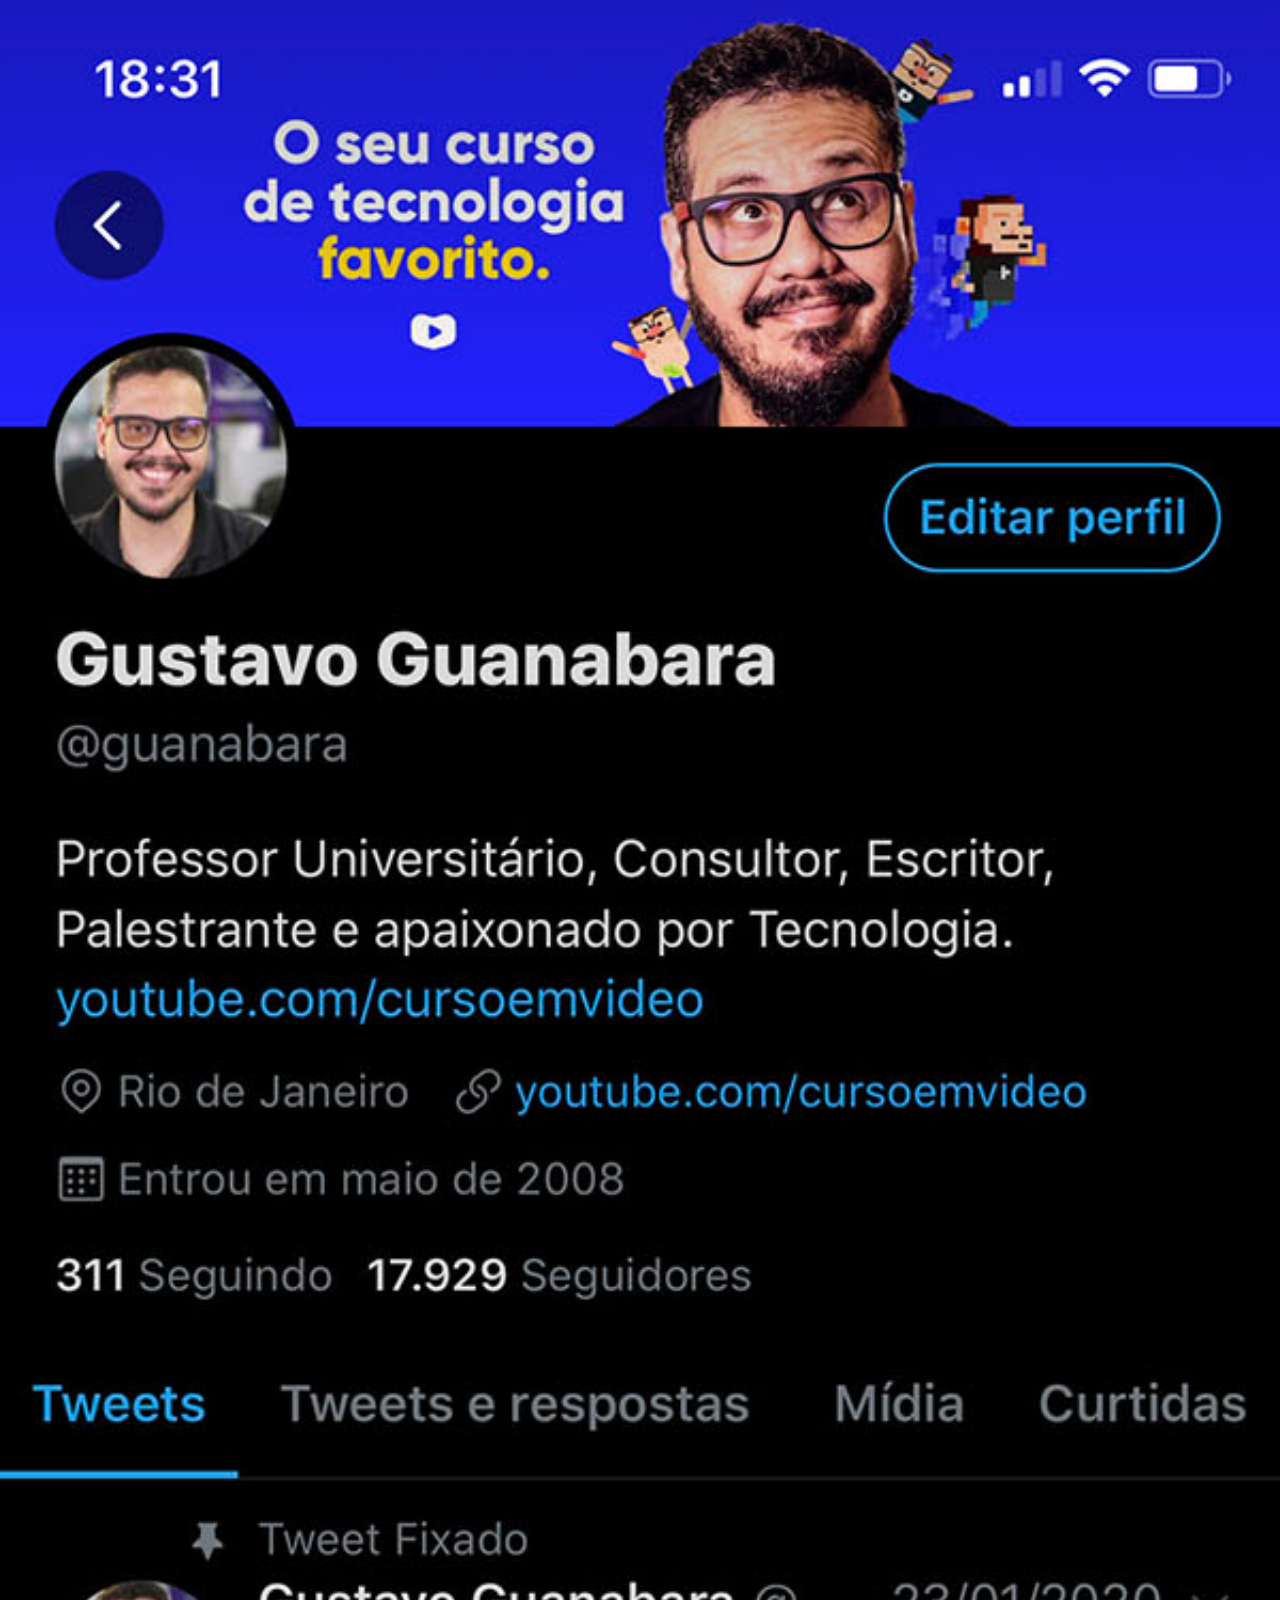
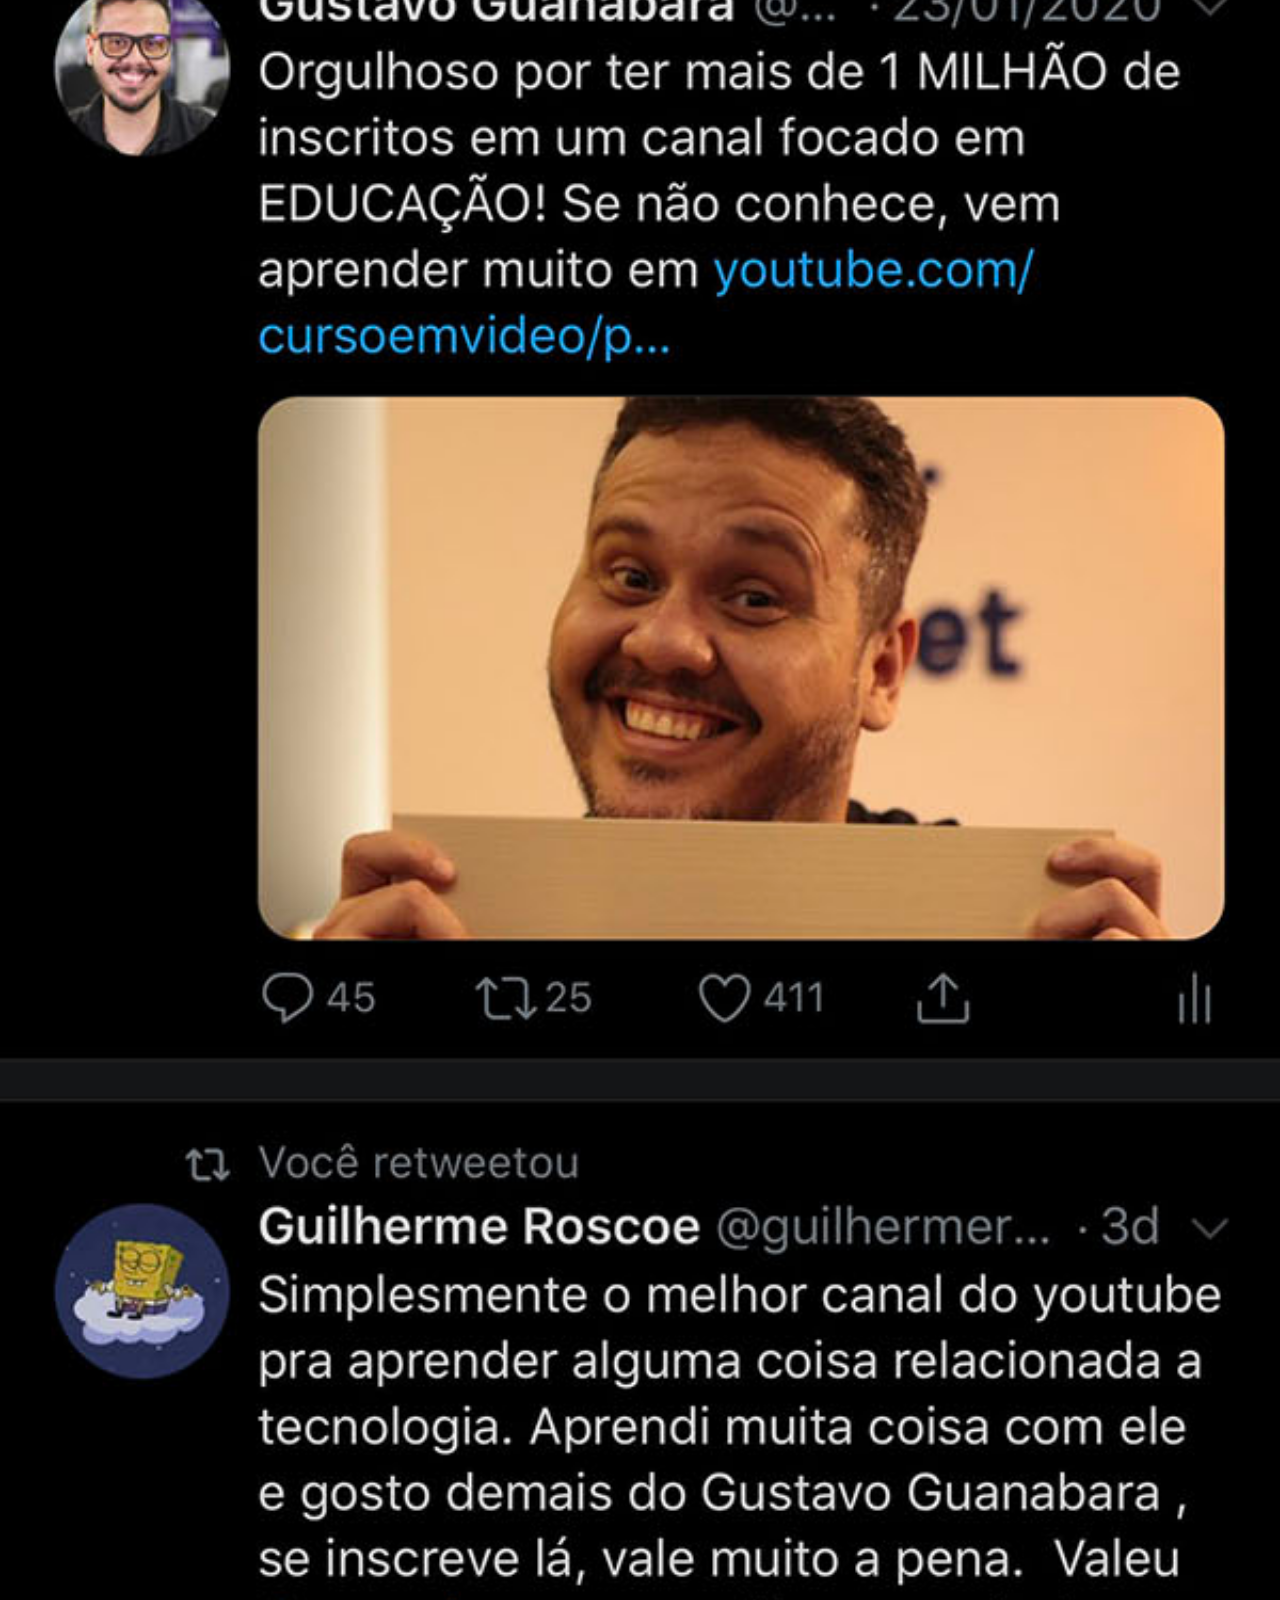
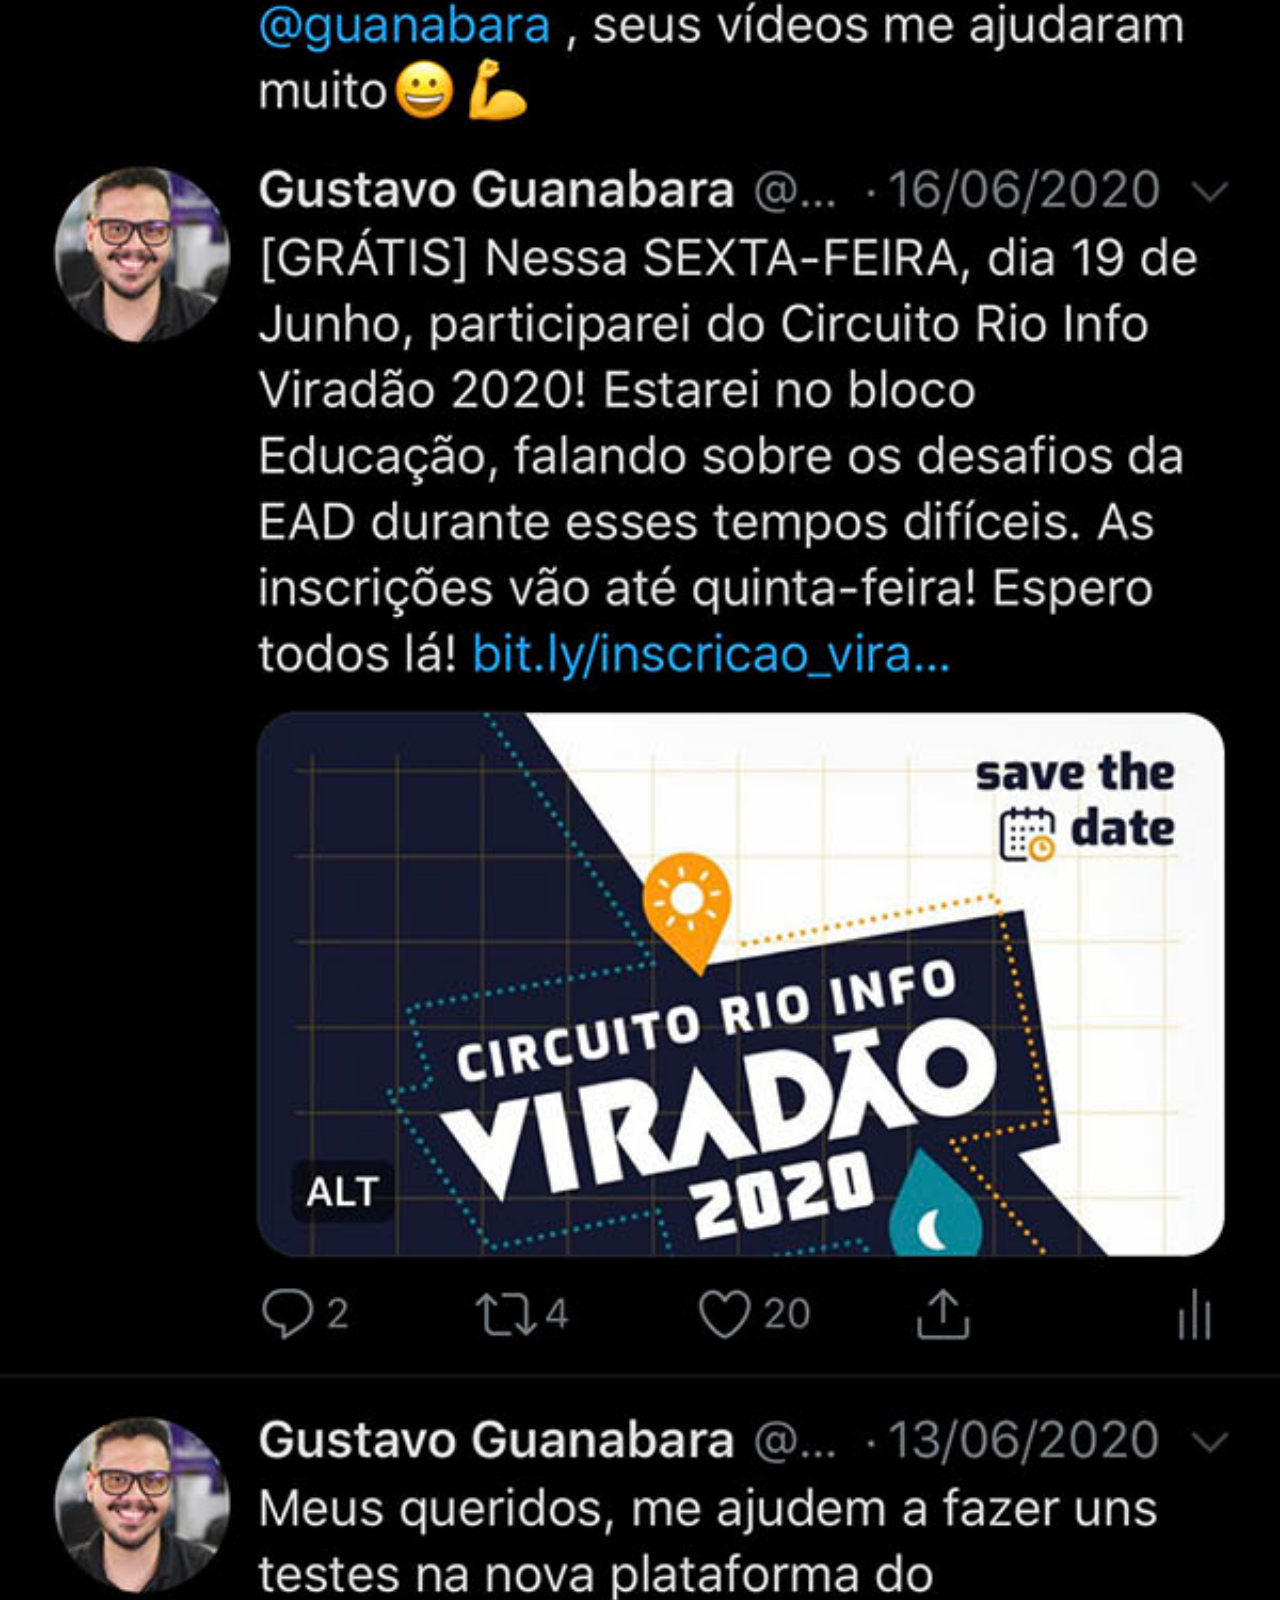
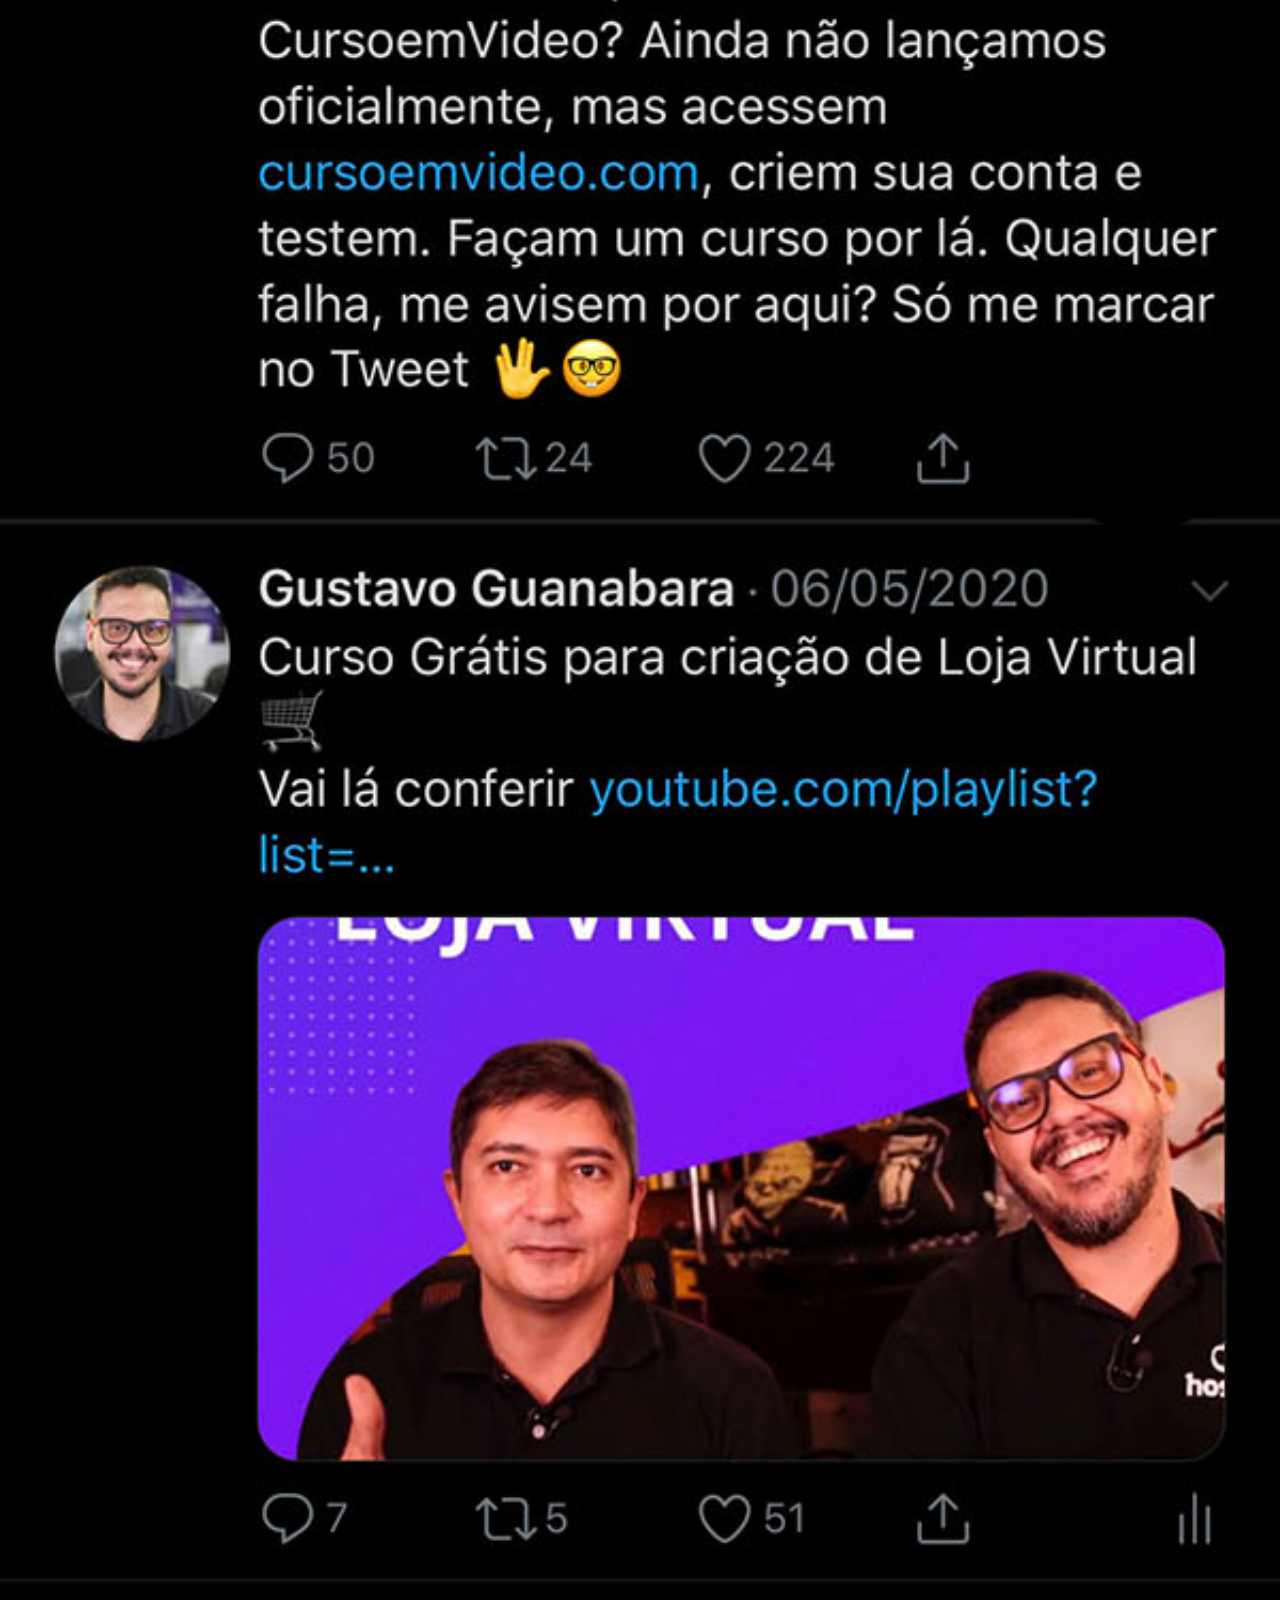
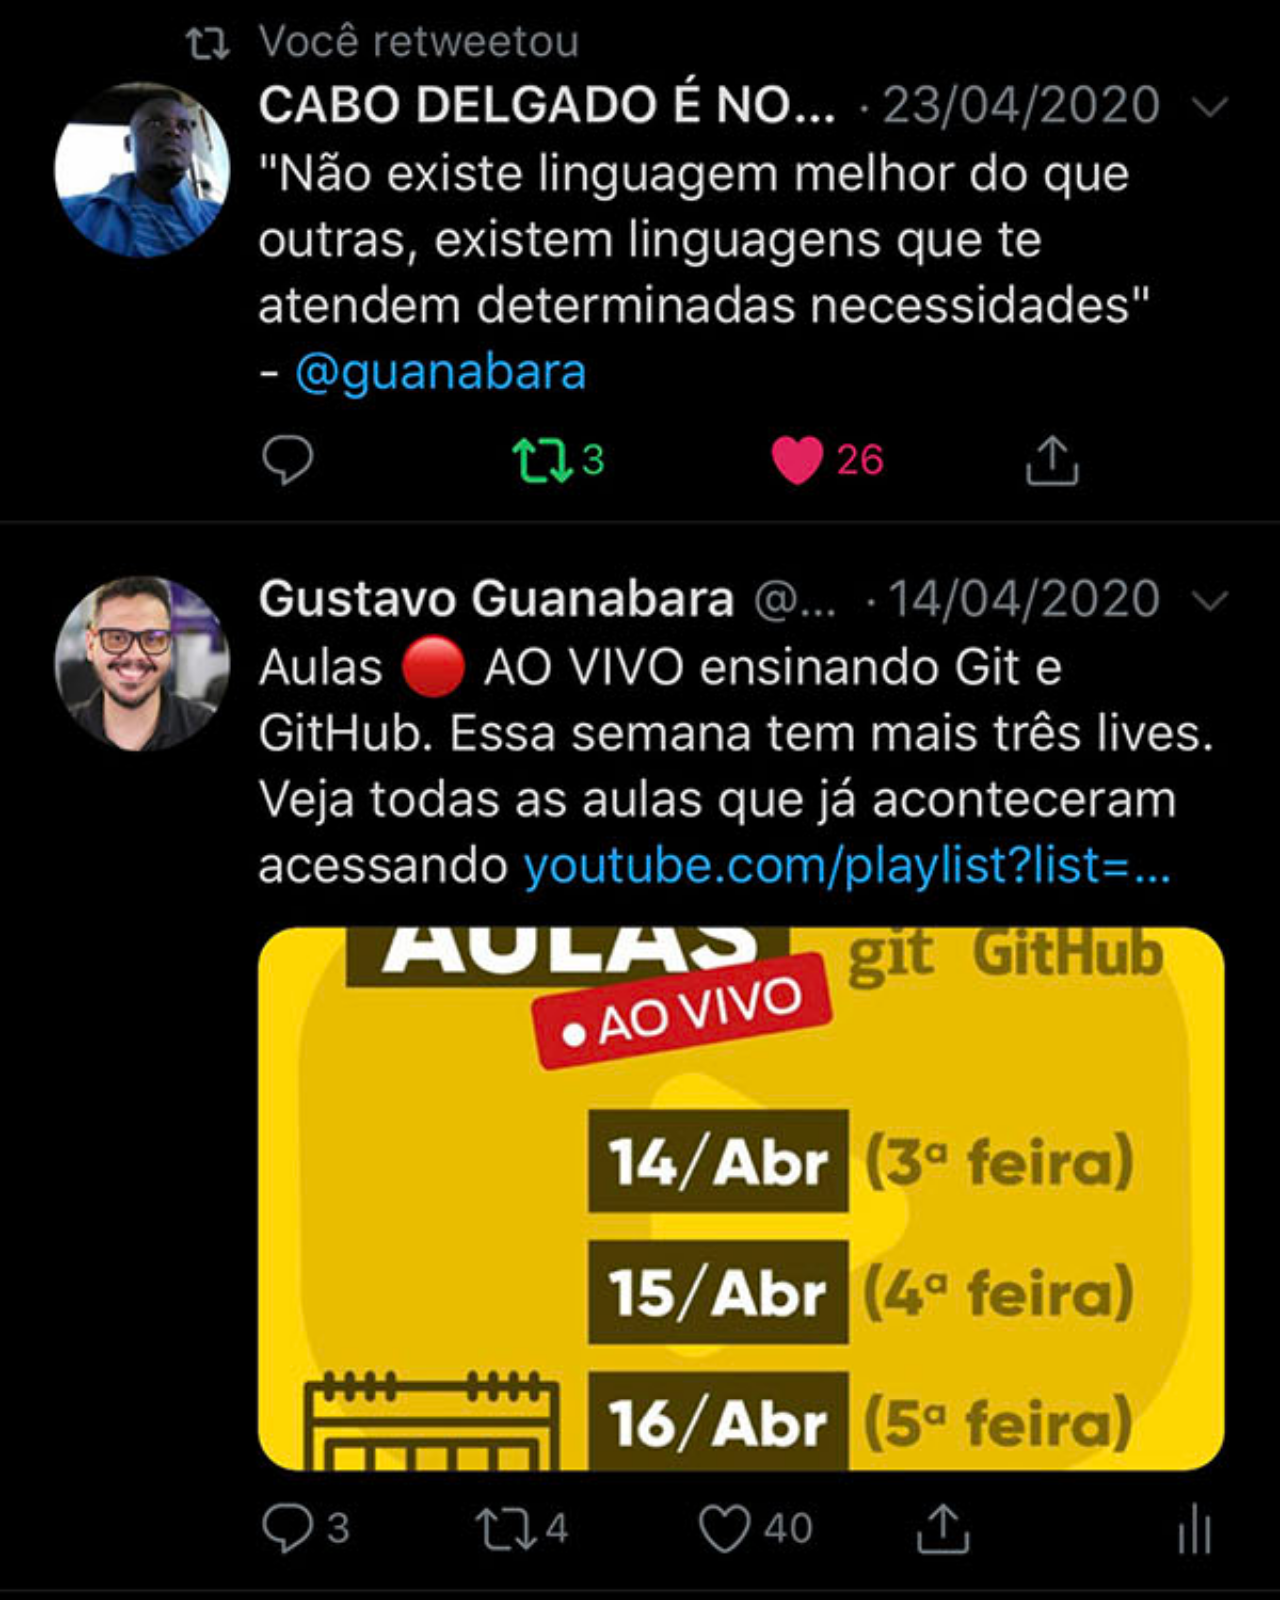
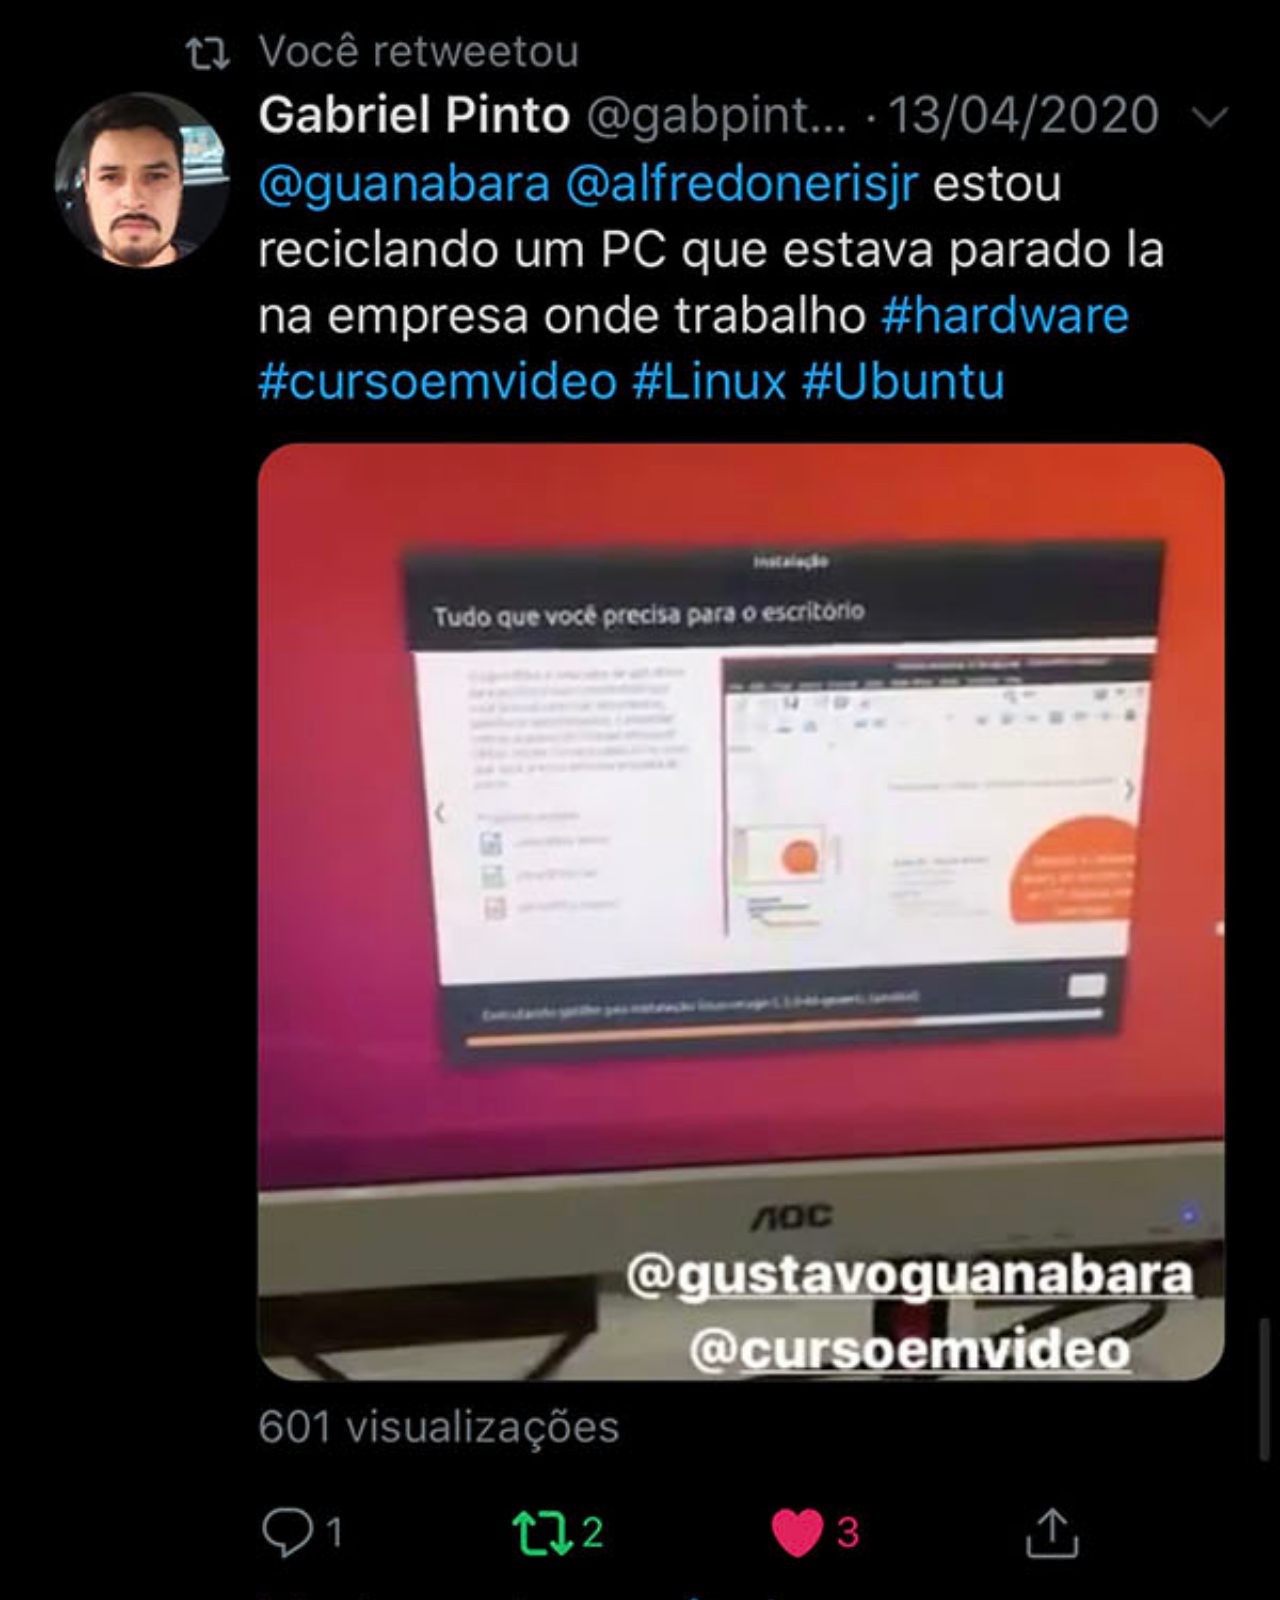
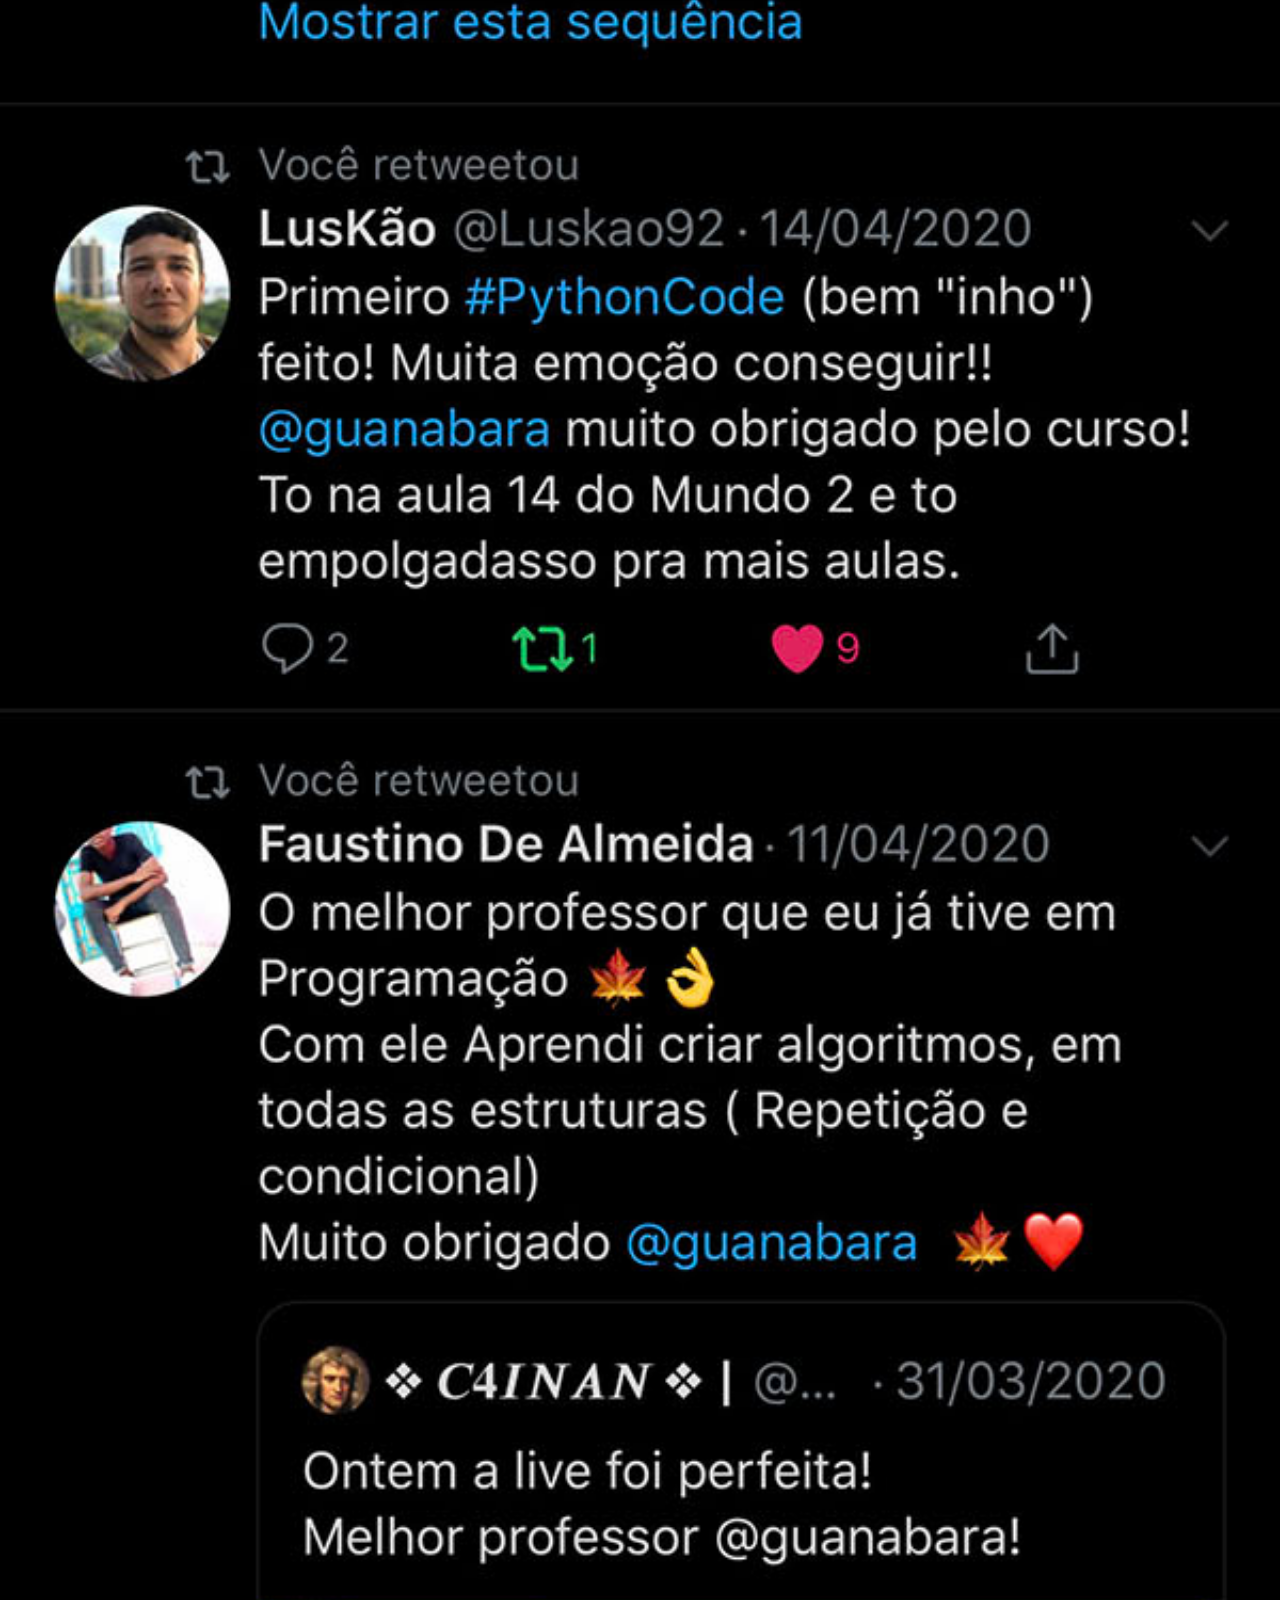
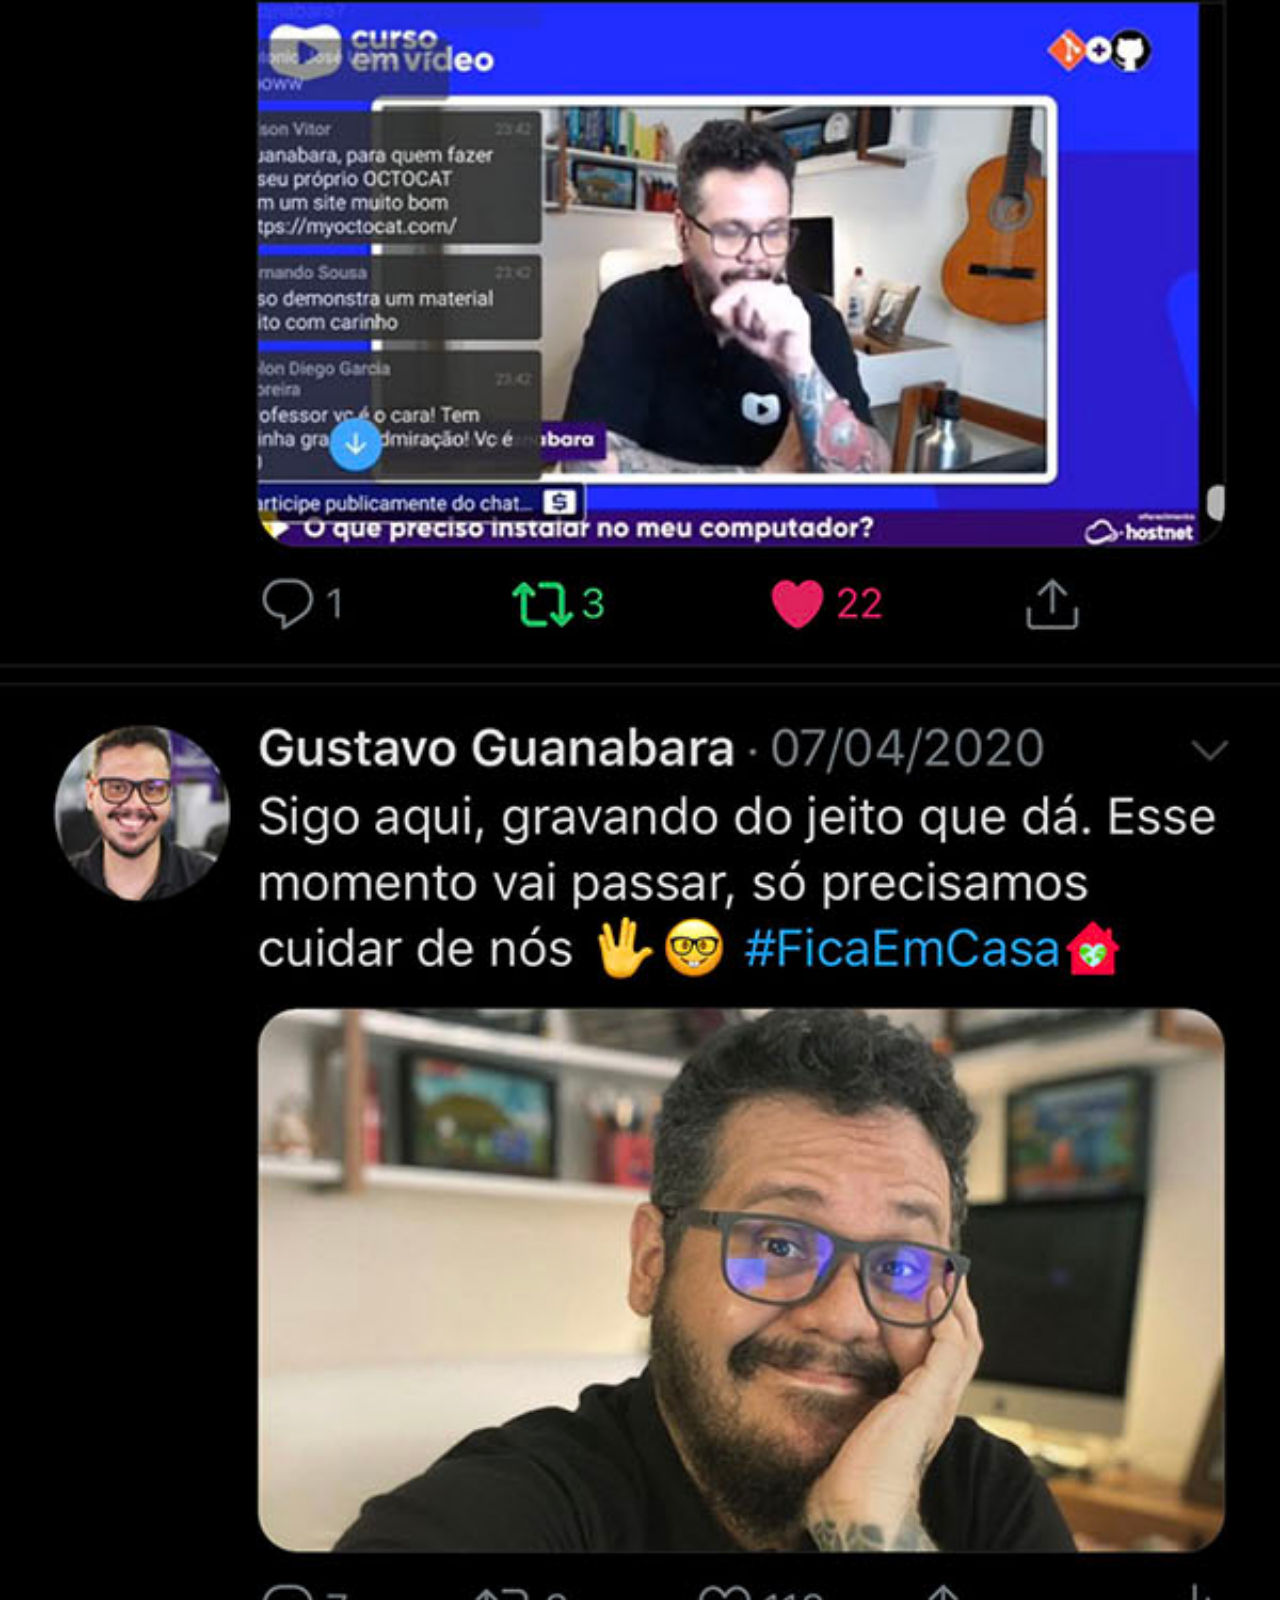
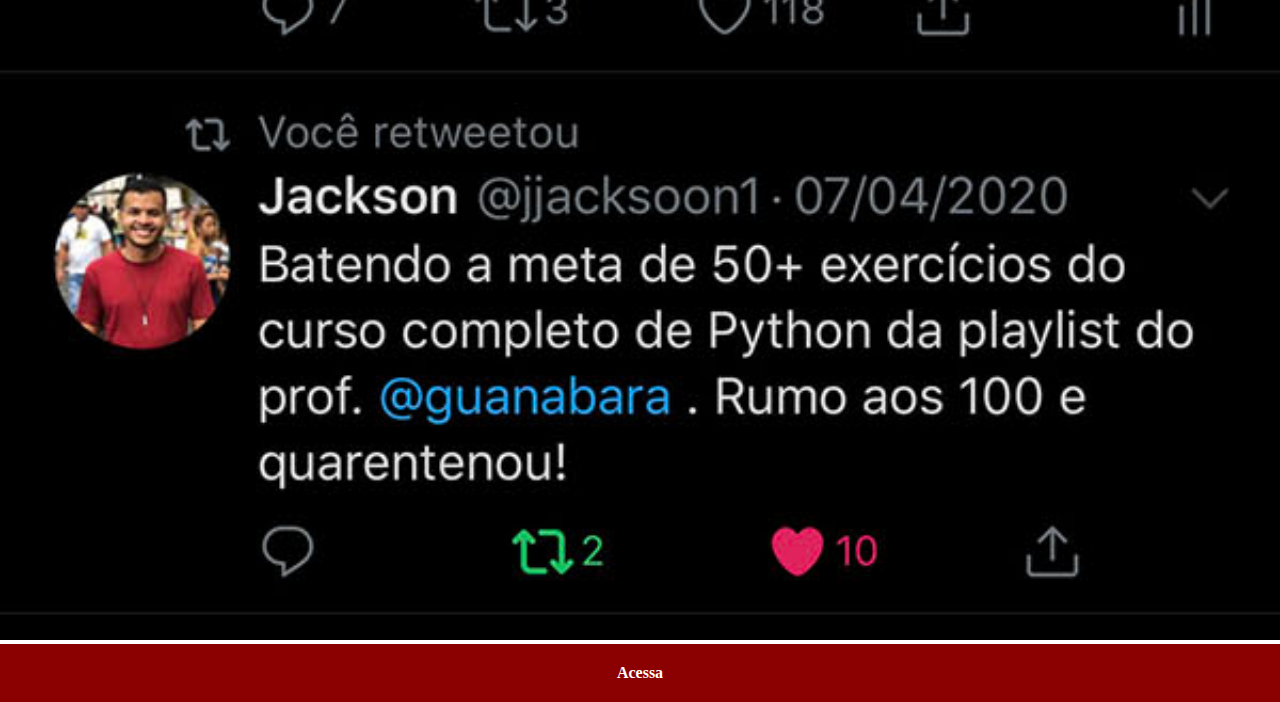
<file: twitter.html>
<!DOCTYPE html>
<html lang="pt-br">
<head>
    <meta charset="UTF-8">
    <meta http-equiv="X-UA-Compatible" content="IE=edge">
    <meta name="viewport" content="width=device-width, initial-scale=1.0">
    <style>
         * {
            margin: 0px;
            padding: 0px;
        }

        ::-webkit-scrollbar {
            height: 0px;
            width: 0px;
        }

        img {
            width: 100vw;
        }

        a {
            display: block;
            padding: 20px;
            background-color: darkred;
            color: white;
            text-align: center;
            text-decoration: none;
            font-weight: bold;
        }
    </style>
    <title>Document</title>
</head>
<body>
    <img src="imagens/tela-twitter.jpg" alt="twitter">
    <a href="https://www.twitch.tv/" target="_blank">Acessa</a>
</body>
</html>
</file>
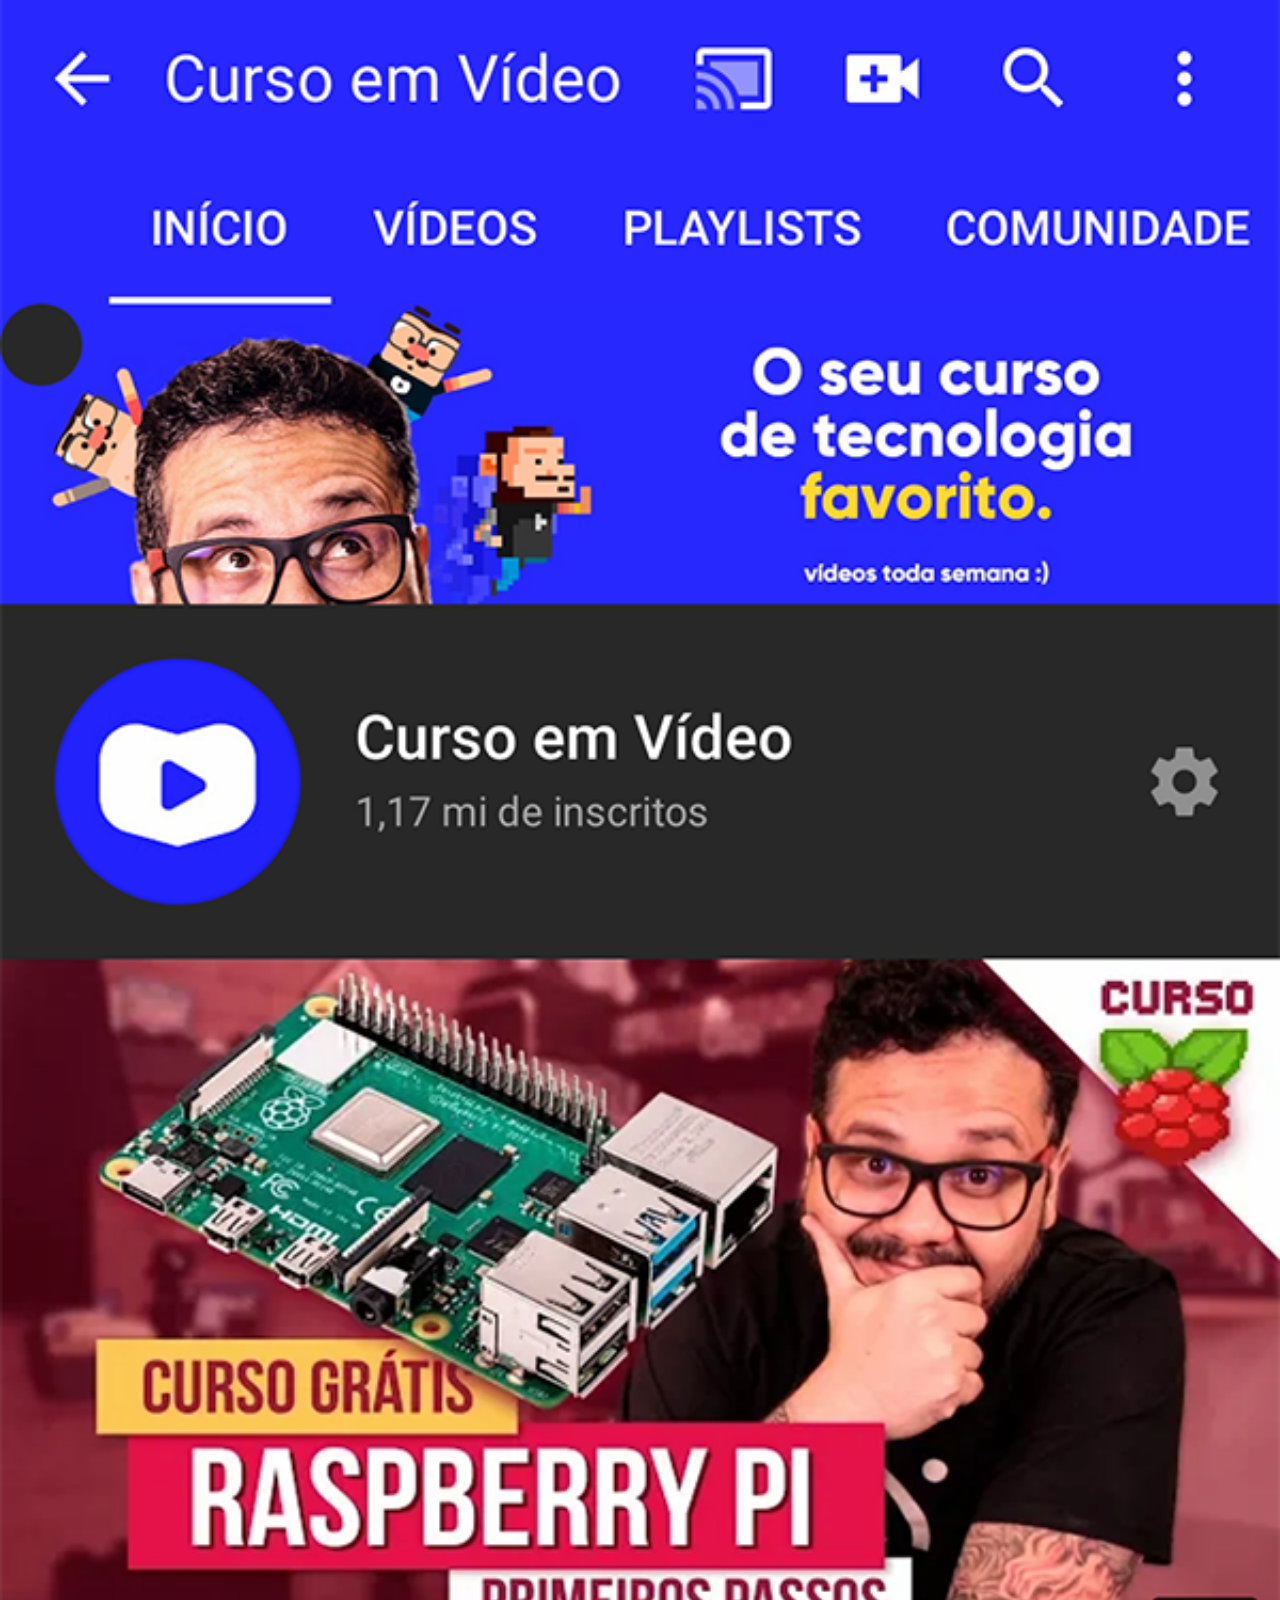
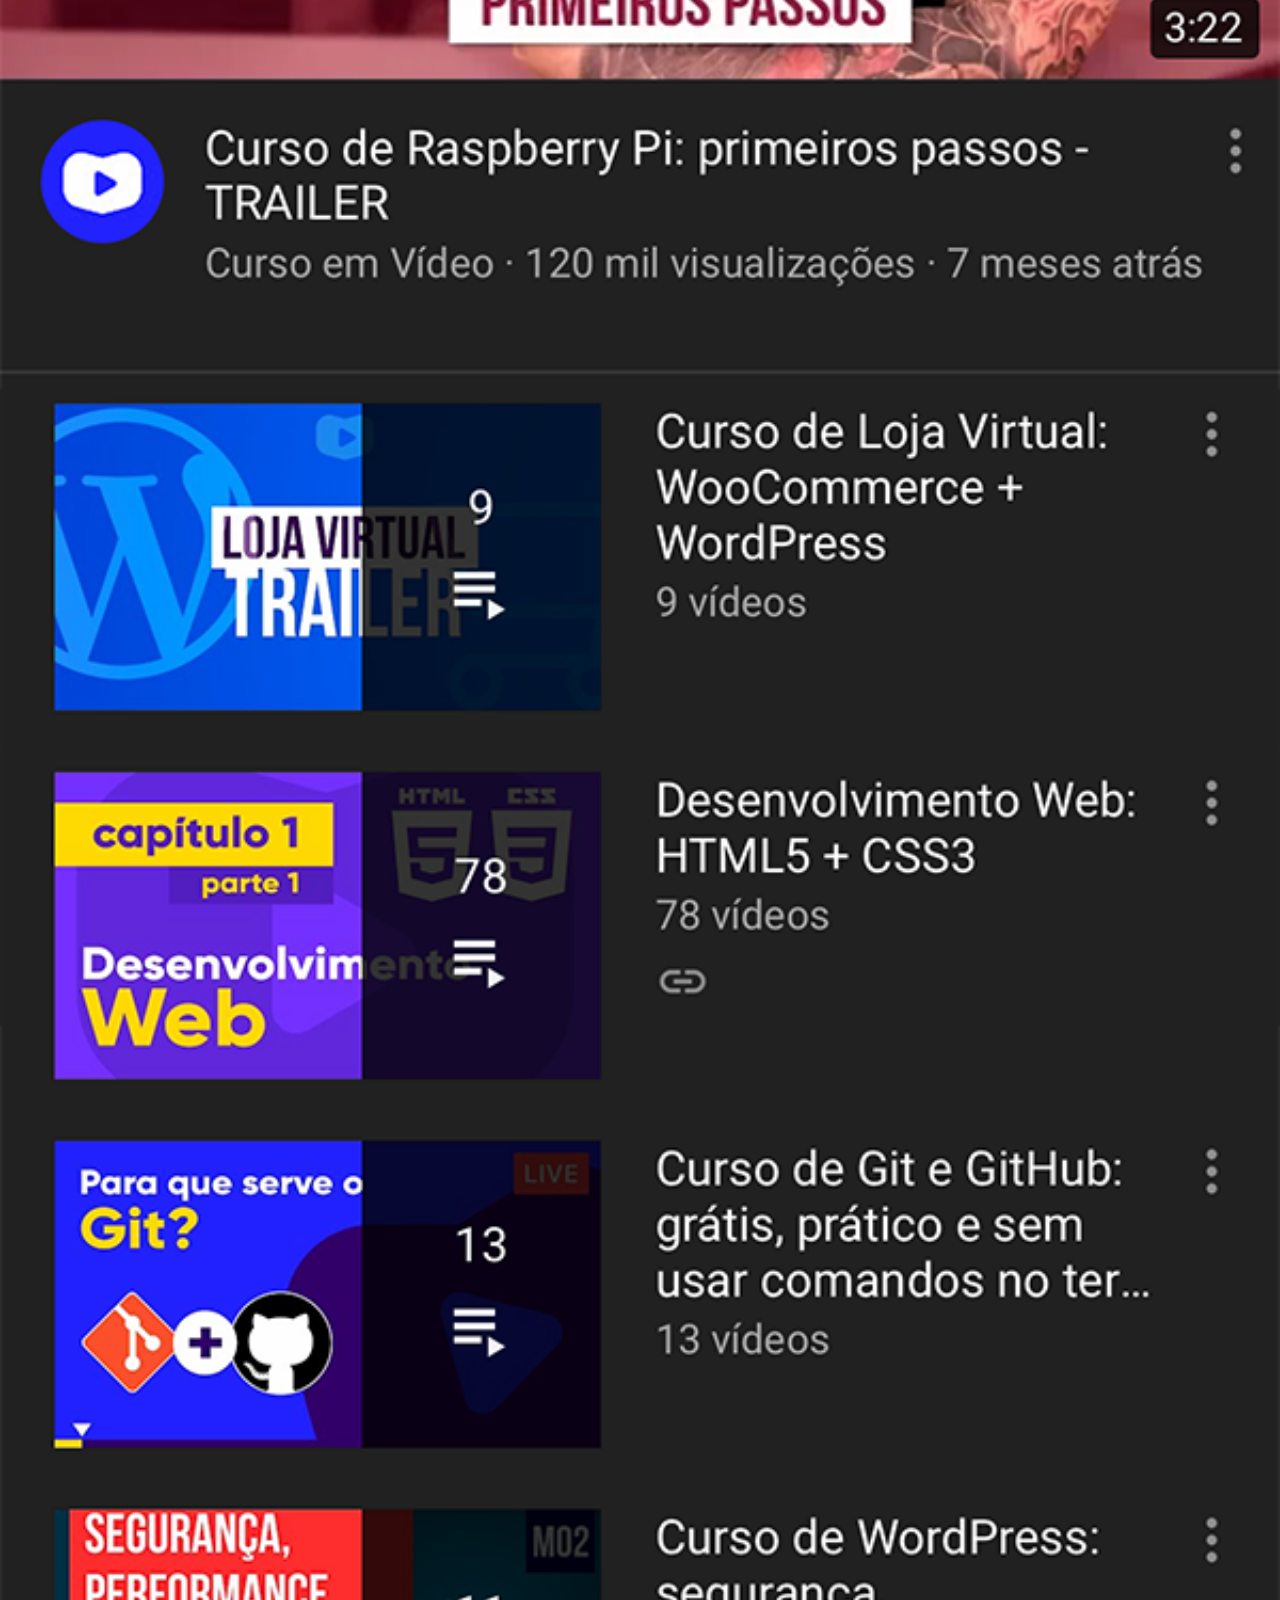
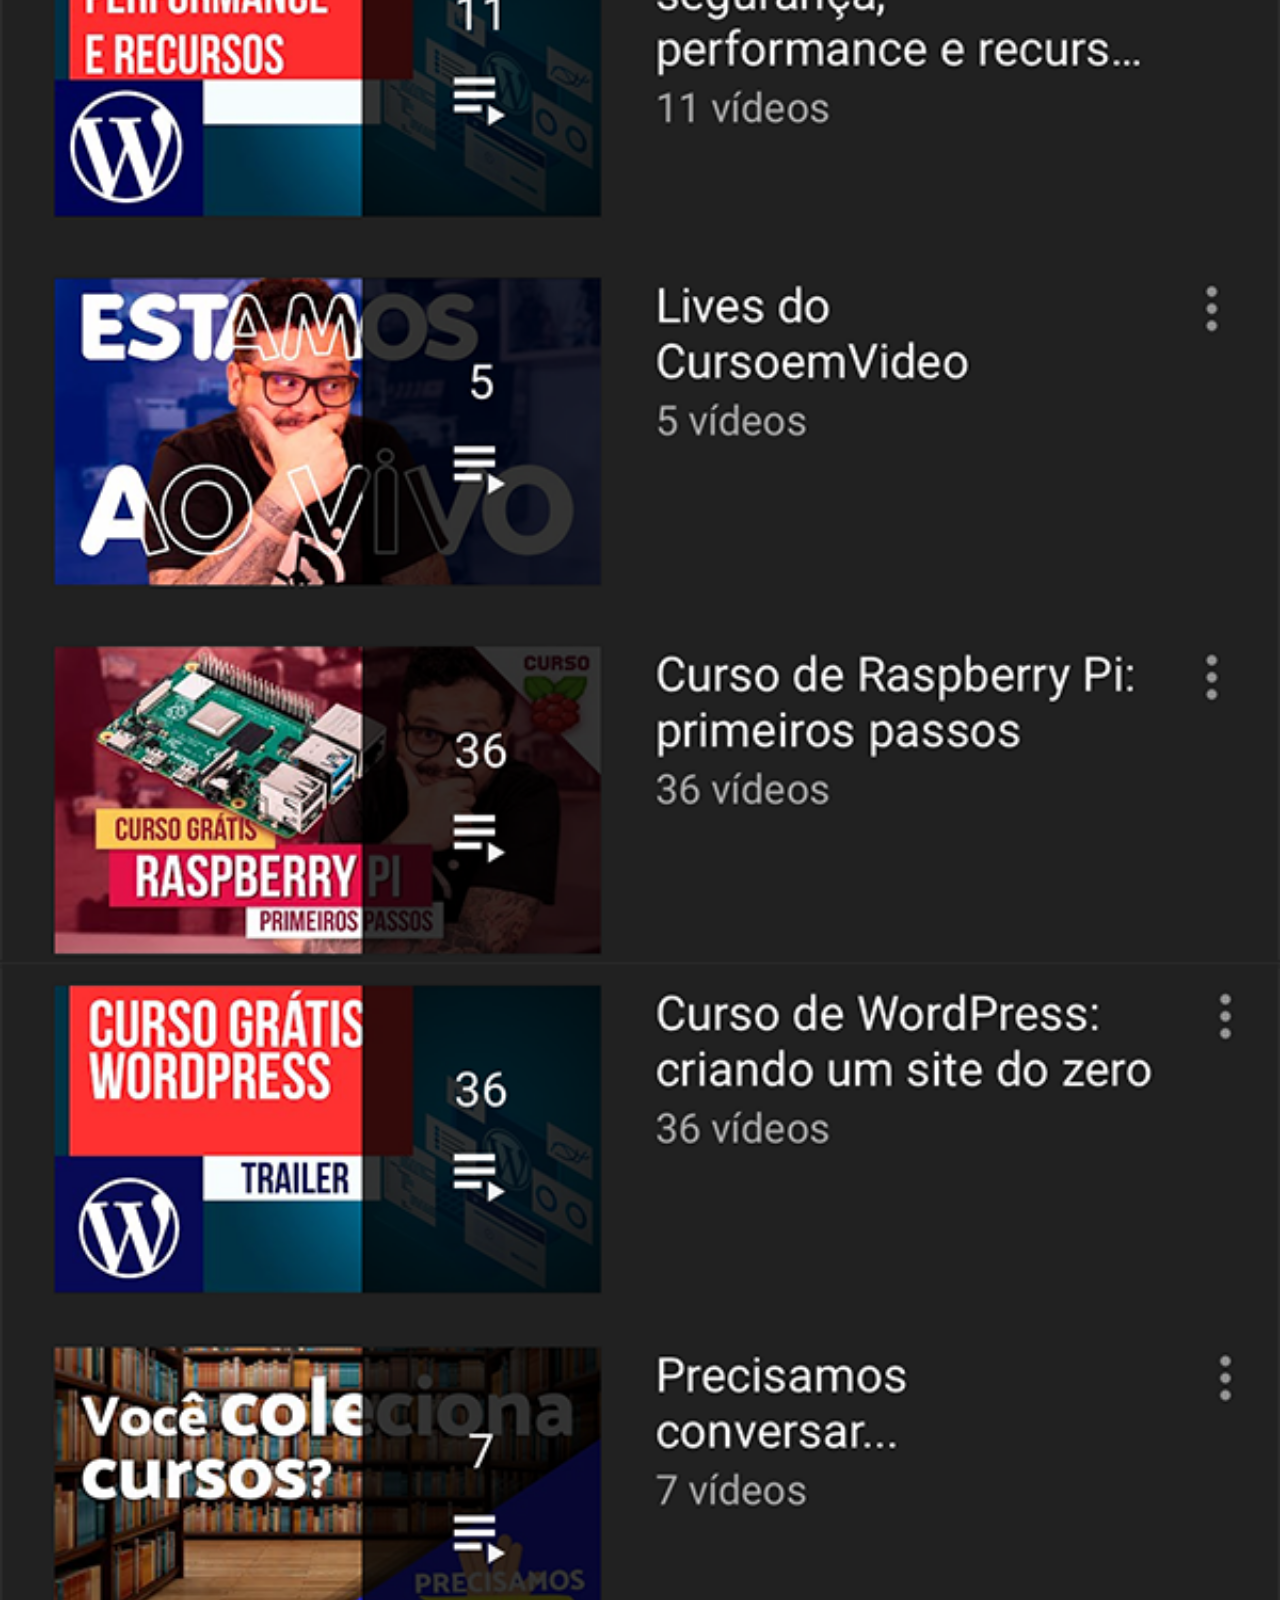
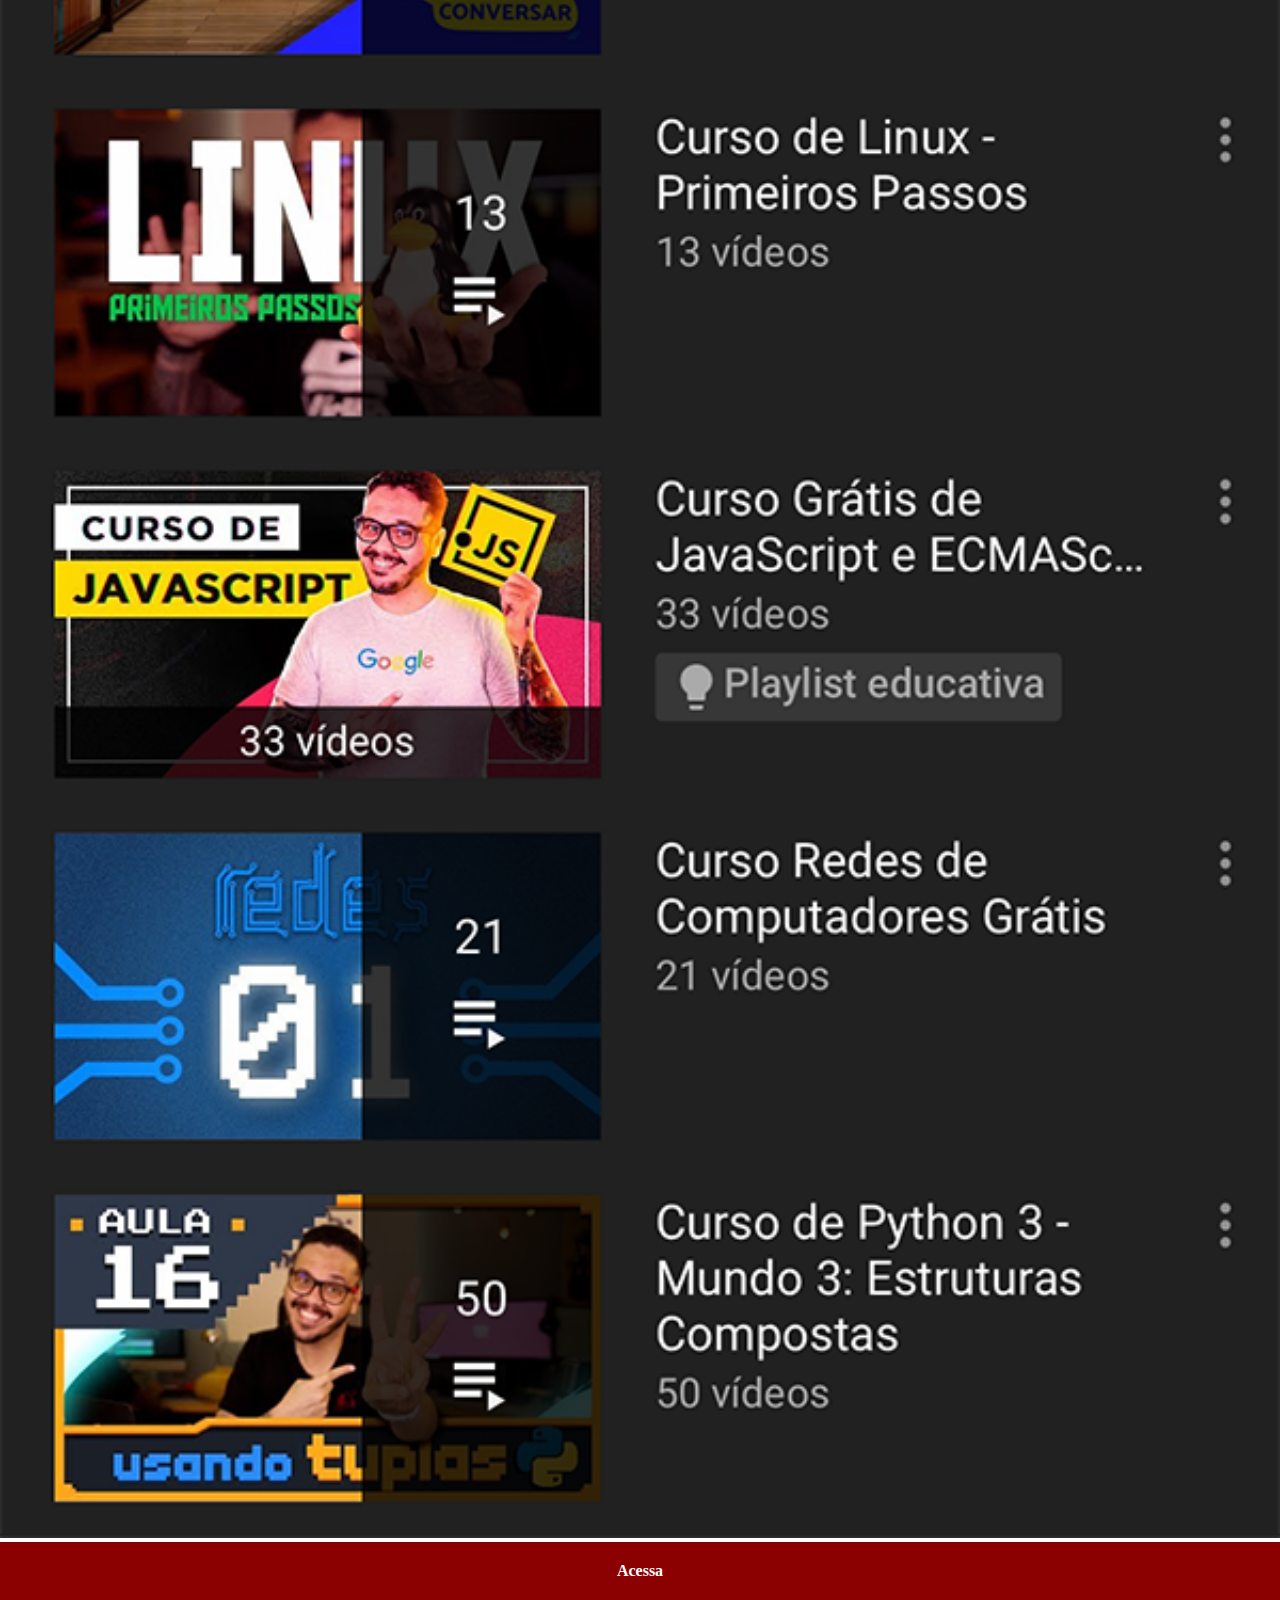
<file: youtube.html>
<!DOCTYPE html>
<html lang="en">
<head>
    <meta charset="UTF-8">
    <meta http-equiv="X-UA-Compatible" content="IE=edge">
    <meta name="viewport" content="width=device-width, initial-scale=1.0">
    <style>
        * {
            margin: 0px;
            padding: 0px;
        }

        ::-webkit-scrollbar {
            height: 0px;
            width: 0px;
        }

        img {
            width: 100vw;
        }

        a {
            display: block;
            padding: 20px;
            background-color: darkred;
            color: white;
            text-align: center;
            text-decoration: none;
            font-weight: bold;
        }
    </style>
    <title>Document</title>
</head>
<body>
    <img src="imagens/tela-youtube.png" alt="youtube">
    <a href="https://www.youtube.com/CursoemV%C3%ADdeo" target="_blank">Acessa</a>
</body>
</html>
</file>
